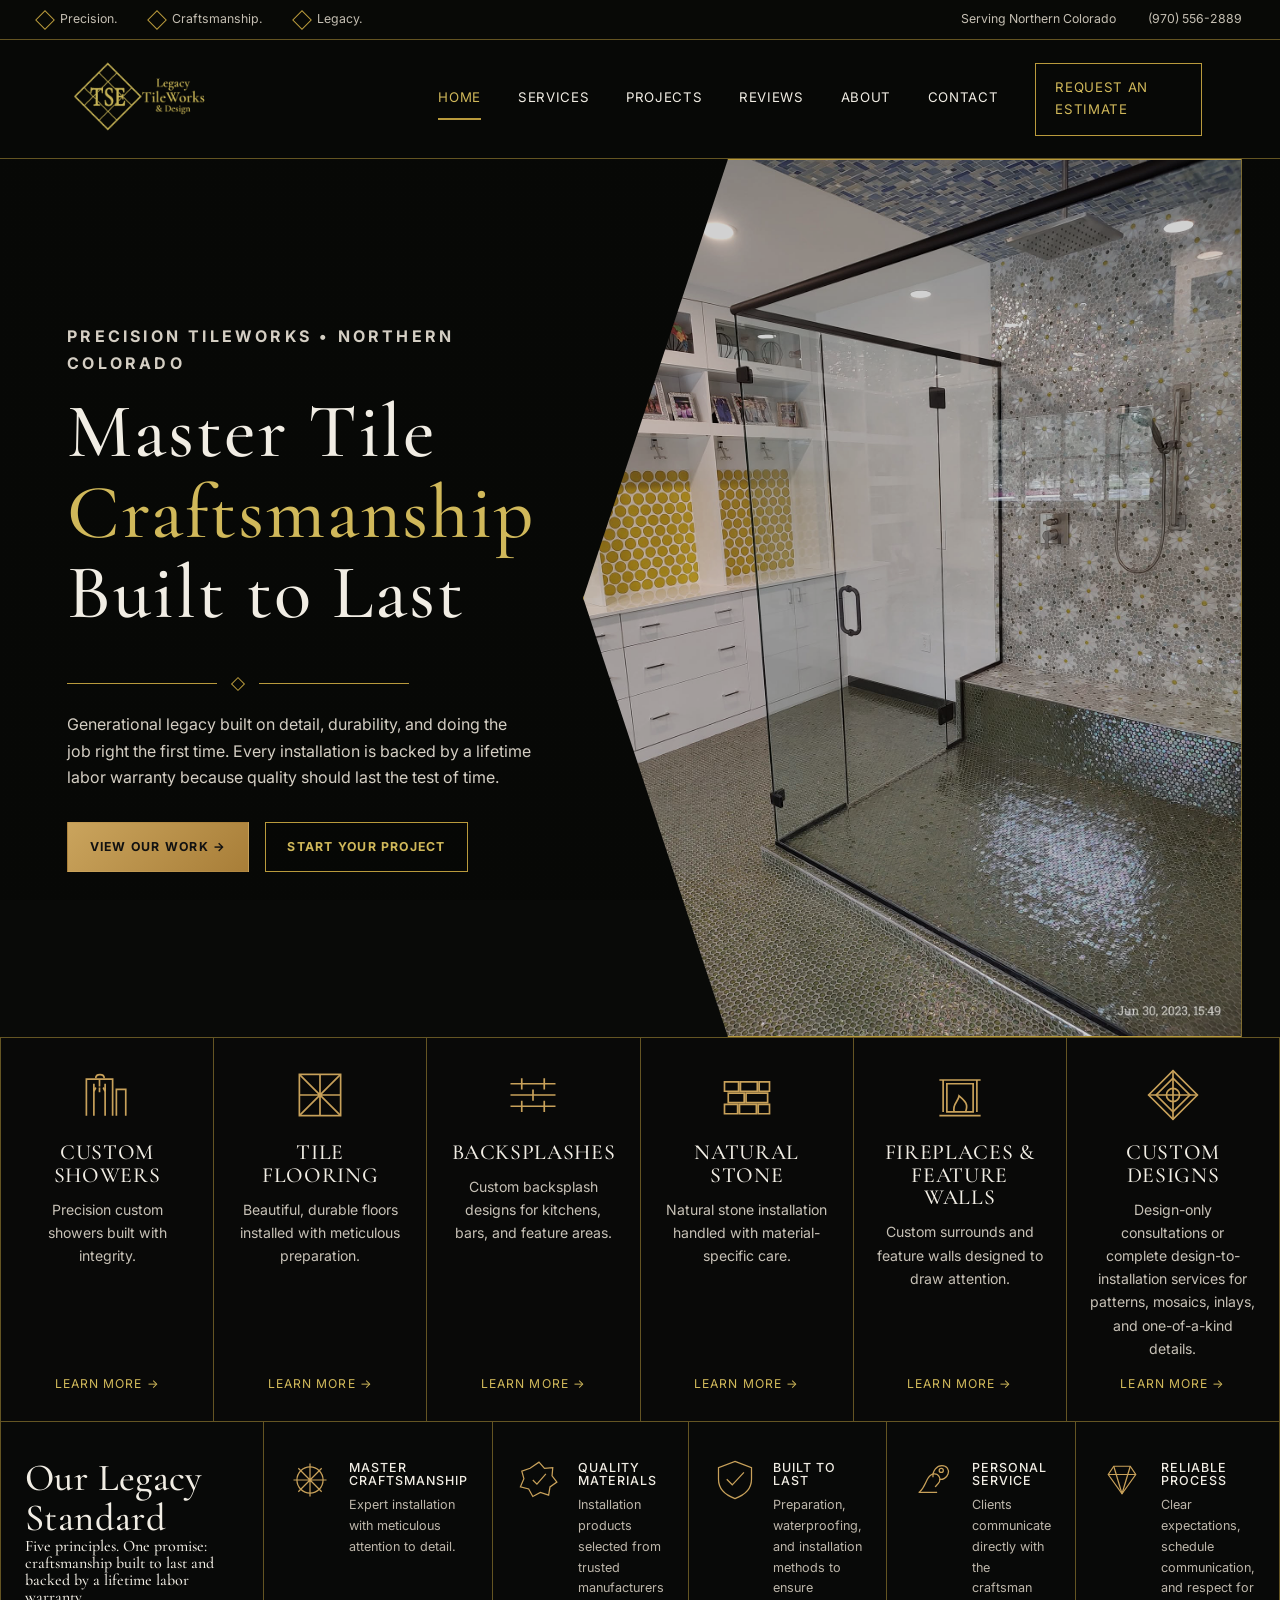
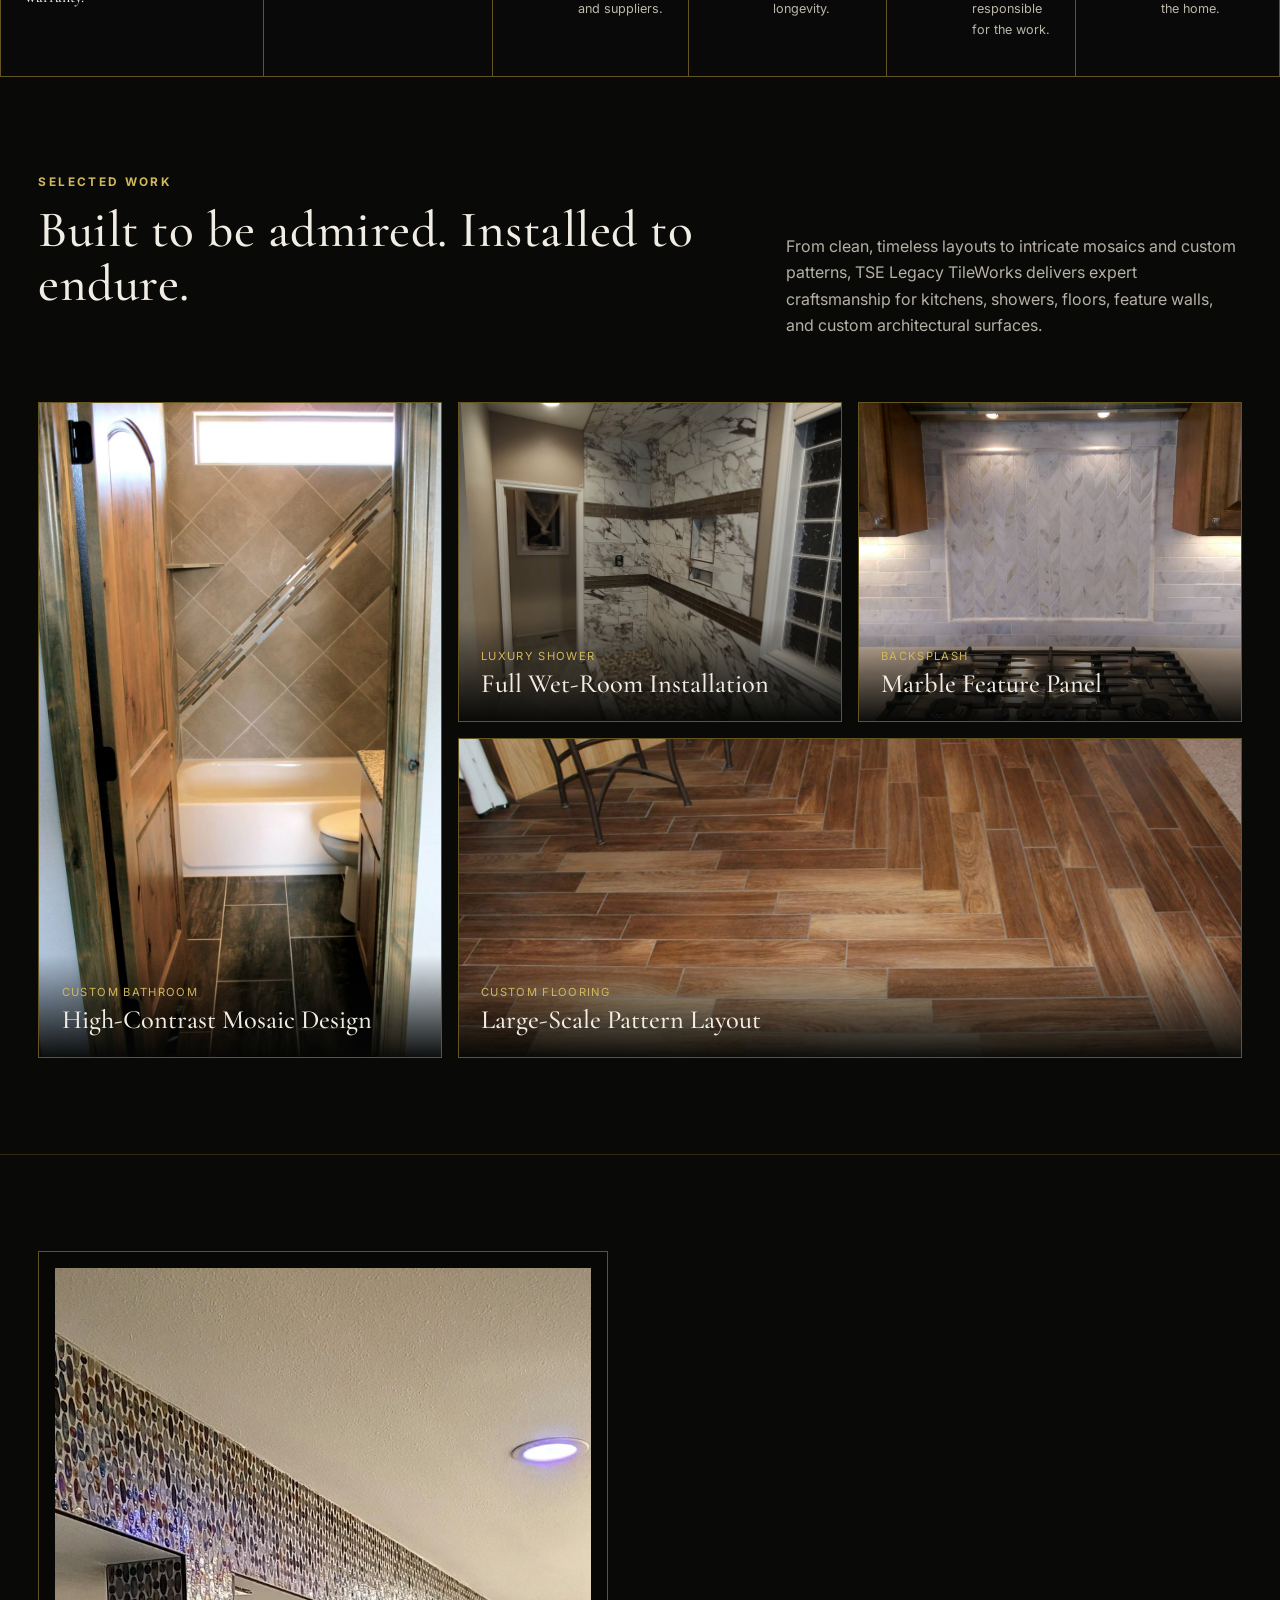
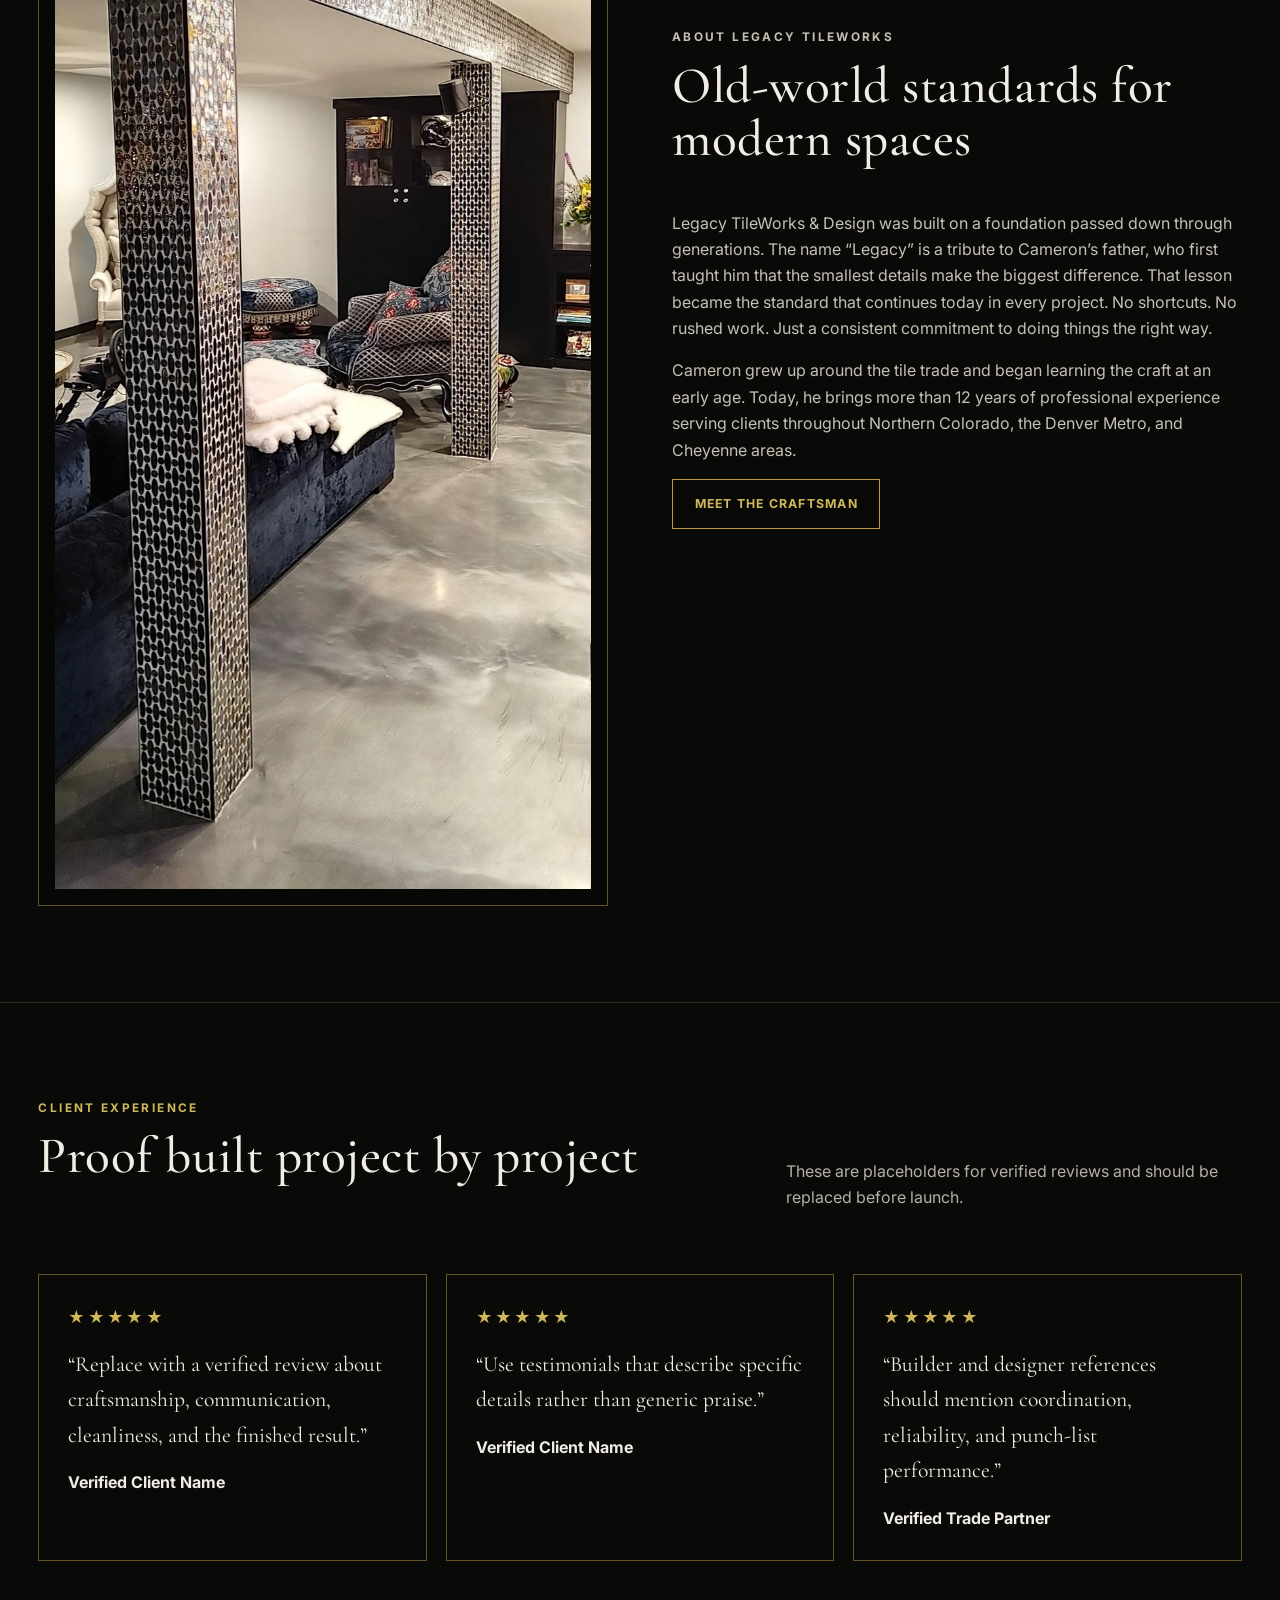
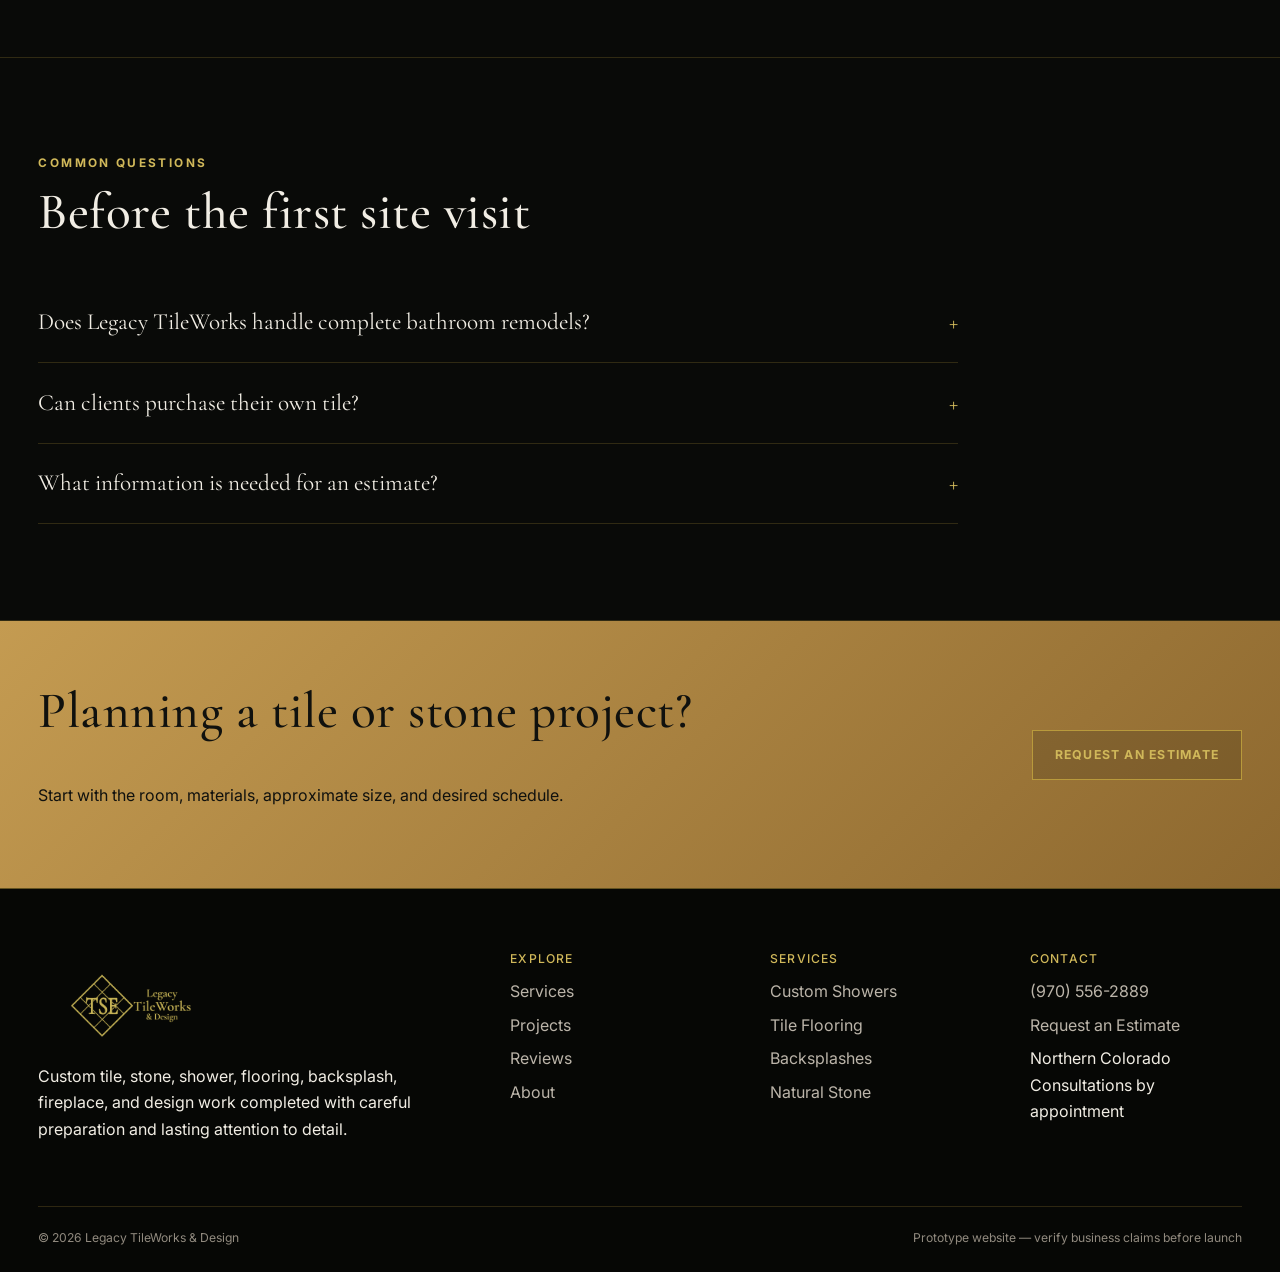
<file: index.html>
<!doctype html>
<html lang="en">
<head>
<meta charset="utf-8">
<meta name="viewport" content="width=device-width,initial-scale=1">
<title>Legacy TileWorks & Design | Master Tile Mason</title>
<meta name="description" content="Custom tile, shower, flooring, backsplash, stone, fireplace, and design work in Northern Colorado.">
<meta name="theme-color" content="#090a08">
<link rel="preconnect" href="https://fonts.googleapis.com">
<link rel="preconnect" href="https://fonts.gstatic.com" crossorigin>
<link href="https://fonts.googleapis.com/css2?family=Cormorant+Garamond:wght@400;500;600&family=Inter:wght@400;500;600;700&display=swap" rel="stylesheet">
<link rel="icon" href="favicon.ico" sizes="any">
<link rel="icon" type="image/png" href="favicon-512.png">
<link rel="apple-touch-icon" href="favicon-512.png">
<link rel="stylesheet" href="css/styles.css">
</head>
<body>

<a class="skip" href="#main">Skip to main content</a>
<div class="utility">
  <div class="container">
    <div class="utility-left">
      <span><i class="dot"></i> Precision.</span>
      <span><i class="dot"></i> Craftsmanship.</span>
      <span><i class="dot"></i> Legacy.</span>
    </div>
    <div class="utility-right">
      <span>Serving Northern Colorado</span>
      <a href="tel:+19705562889">(970) 556-2889</a>
    </div>
  </div>
</div>
<header class="site-header">
  <div class="container navbar">
    <a class="logo-wrap" href="index.html" aria-label="Legacy TileWorks and Design home">
      <img src="assets/images/logo-transparent.png" alt="Legacy TileWorks and Design">
    </a>
    <button class="menu-toggle" type="button" aria-expanded="false" aria-label="Toggle navigation">☰</button>
    <nav class="nav" aria-label="Primary navigation">
      <a href="index.html" aria-current="page">Home</a><a href="services.html">Services</a><a href="projects.html">Projects</a><a href="reviews.html">Reviews</a><a href="about.html">About</a><a href="contact.html">Contact</a>
      <a class="nav-cta" href="contact.html#estimate">Request an Estimate</a>
    </nav>
  </div>
</header>

<main id="main" tabindex="-1">

<section class="hero">
  <div class="container hero-grid">
    <div class="hero-copy">
      <p class="eyebrow">Precision TileWorks • Northern Colorado</p>
      <h1 class="hero-title">Master Tile <span class="gold-line">Craftsmanship</span> Built to Last</h1>
      <div class="hero-rule"><span></span></div>
      <p>Generational legacy built on detail, durability, and doing the job right the first time. Every installation is backed by a lifetime labor warranty because quality should last the test of time.</p>
      <div class="hero-actions">
        <a class="btn btn-gold" href="projects.html">View Our Work →</a>
        <a class="btn btn-outline" href="contact.html#estimate">Start your Project</a>
      </div>
    </div>
    <div class="hero-image">
      <img src="assets/images/hero-bathroom.jpg" alt="Luxury dark tile shower and bathroom">
    </div>
  </div>
</section>
<section class="services-strip"><article class="service-mini">
      <img src="assets/icons/shower.svg" alt="">
      <h3>Custom Showers</h3>
      <p>Precision custom showers built with integrity.</p>
      <a href="service-showers.html">Learn More →</a>
    </article><article class="service-mini">
      <img src="assets/icons/flooring.svg" alt="">
      <h3>Tile Flooring</h3>
      <p>Beautiful, durable floors installed with meticulous preparation.</p>
      <a href="service-flooring.html">Learn More →</a>
    </article><article class="service-mini">
      <img src="assets/icons/backsplash.svg" alt="">
      <h3>Backsplashes</h3>
      <p>Custom backsplash designs for kitchens, bars, and feature areas.</p>
      <a href="service-backsplashes.html">Learn More →</a>
    </article><article class="service-mini">
      <img src="assets/icons/stone.svg" alt="">
      <h3>Natural Stone</h3>
      <p>Natural stone installation handled with material-specific care.</p>
      <a href="service-stone.html">Learn More →</a>
    </article><article class="service-mini">
      <img src="assets/icons/fireplace.svg" alt="">
      <h3>Fireplaces & Feature Walls</h3>
      <p>Custom surrounds and feature walls designed to draw attention.</p>
      <a href="services.html#features">Learn More →</a>
    </article><article class="service-mini">
      <img src="assets/icons/design.svg" alt="">
      <h3>Custom Designs</h3>
      <p>Design-only consultations or complete design-to-installation services for patterns, mosaics, inlays, and one-of-a-kind details.</p>
      <a href="service-custom-design.html">Learn More →</a>
    </article></section>
<section class="why"><div class="why-grid">
<div class="why-title"><h2>Our Legacy Standard</h2>
  <h4>Five principles. One promise: craftsmanship built to last and backed by a lifetime labor warranty.</h4>

</div><article class="why-item"><img src="assets/icons/craft.svg" alt="">
  <div><h4>Master Craftsmanship</h4><p>Expert installation with meticulous attention to detail.</p></div>
</article><article class="why-item"><img src="assets/icons/quality.svg" alt="">
  <div><h4>Quality Materials</h4><p>Installation products selected from trusted manufacturers and suppliers.</p></div>
</article><article class="why-item"><img src="assets/icons/durable.svg" alt=""><div>
  <h4>Built to Last</h4><p>Preparation, waterproofing, and installation methods to ensure longevity.</p>
</div></article><article class="why-item"><img src="assets/icons/service.svg" alt="">
  <div><h4>Personal Service</h4><p>Clients communicate directly with the craftsman responsible for the work.</p></div>
</article><article class="why-item"><img src="assets/icons/reliable.svg" alt=""><div><h4>Reliable Process</h4>
  <p>Clear expectations, schedule communication, and respect for the home.</p></div></article></div></section>
<section class="section portfolio-feature">
  <div class="container">
    <div class="section-heading">
      <div><p class="eyebrow">Selected Work</p><h2>Built to be admired. Installed to endure.</h2></div>
      <p>From clean, timeless layouts to intricate mosaics and custom patterns, TSE Legacy TileWorks delivers expert craftsmanship for kitchens, showers, floors, feature walls, and custom architectural surfaces.</p>
    </div>
    <div class="portfolio-showcase">
      <a class="portfolio-tile portfolio-tall" href="projects.html">
        <img src="assets/images/portfolio/bathroom-1.jpg" alt="Black scallop tile bathroom with gold fixtures">
        <div class="overlay"><span>Custom Bathroom</span><h3>High-Contrast Mosaic Design</h3></div>
      </a>
      <a class="portfolio-tile" href="projects.html">
        <img src="assets/images/portfolio/shower-2.jpg" alt="Large custom grey tiled shower">
        <div class="overlay"><span>Luxury Shower</span><h3>Full Wet-Room Installation</h3></div>
      </a>
      <a class="portfolio-tile" href="projects.html">
        <img src="assets/images/portfolio/backsplash-7.jpg" alt="White marble backsplash with decorative inset">
        <div class="overlay"><span>Backsplash</span><h3>Marble Feature Panel</h3></div>
      </a>
      <a class="portfolio-tile portfolio-wide" href="projects.html">
        <img src="assets/images/portfolio/floor-1.jpg" alt="Custom patterned tile floor">
        <div class="overlay"><span>Custom Flooring</span><h3>Large-Scale Pattern Layout</h3></div>
      </a>
    </div>
  </div>
</section>
<section class="section">
  <div class="container about-grid">
    <div class="about-image"><img src="assets/images/portfolio/pillars-1.jpg" alt="Custom tiled architectural columns"></div>
    <div class="about-copy">
      <p class="eyebrow">About Legacy TileWorks</p>
      <h2>Old-world standards for modern spaces</h2>
      <p>Legacy TileWorks &amp; Design was built on a foundation passed down through generations. The name “Legacy” is a tribute to Cameron’s father, who first taught him that the smallest details make the biggest difference.
That lesson became the standard that continues today in every project. No shortcuts. No rushed work. Just a consistent commitment to doing things the right way.</p>
      <p>Cameron grew up around the tile trade and began learning the craft at an early age. Today, he brings more than 12 years of professional experience serving clients throughout Northern Colorado, the Denver Metro, and Cheyenne areas.</p>
      <a class="btn btn-outline" href="about.html">Meet the Craftsman</a>
    </div>
  </div>
</section>
<section class="section">
  <div class="container">
    <div class="section-heading"><div><p class="eyebrow">Client Experience</p><h2>Proof built project by project</h2></div><p>These are placeholders for verified reviews and should be replaced before launch.</p></div>
    <div class="testimonials">
      <article class="testimonial"><div class="stars">★★★★★</div><blockquote>“Replace with a verified review about craftsmanship, communication, cleanliness, and the finished result.”</blockquote><strong>Verified Client Name</strong></article>
      <article class="testimonial"><div class="stars">★★★★★</div><blockquote>“Use testimonials that describe specific details rather than generic praise.”</blockquote><strong>Verified Client Name</strong></article>
      <article class="testimonial"><div class="stars">★★★★★</div><blockquote>“Builder and designer references should mention coordination, reliability, and punch-list performance.”</blockquote><strong>Verified Trade Partner</strong></article>
    </div>
  </div>
</section>
<section class="section">
  <div class="container">
    <p class="eyebrow">Common Questions</p><h2>Before the first site visit</h2>
    <div class="faq">
      <div class="faq-item"><button class="faq-q" aria-expanded="false"><span>Does Legacy TileWorks handle complete bathroom remodels?</span><span>+</span></button><div class="faq-a">Legacy TileWorks specializes in tile services rather than full general-contracting remodels. Cameron handles the tile-related work, including demolition of tile areas, waterproofing, wall replacement or reconstruction where required for the tile system, shower niches, custom benches, curbs, dams, surface preparation, and complete tile installation. Plumbing, electrical, cabinetry, HVAC, and other non-tile trades are handled separately.</div></div>
      <div class="faq-item"><button class="faq-q" aria-expanded="false"><span>Can clients purchase their own tile?</span><span>+</span></button><div class="faq-a">Yes. Clients purchase their own tile because Legacy TileWorks does not stock tile. This gives each client control over style, material, and budget. Cameron can provide design guidance, layout recommendations, and advice on quantities, trim pieces, and suitability before materials are purchased.</div></div>
      <div class="faq-item"><button class="faq-q" aria-expanded="false"><span>What information is needed for an estimate?</span><span>+</span></button><div class="faq-a">Every estimate begins with an on-site consultation. Cameron visits the project, takes measurements, reviews the installation area, discusses the design and specifications, and identifies tile-system preparation or waterproofing requirements. He then prepares a written estimate and delivers it digitally within two business days.</div></div>
    </div>
  </div>
</section>
<section class="cta"><div class="container"><div><h2>Planning a tile or stone project?</h2><p>Start with the room, materials, approximate size, and desired schedule.</p></div><a class="btn btn-outline" href="contact.html#estimate">Request an Estimate</a></div></section>

</main>

<footer class="footer">
  <div class="container footer-grid">
    <div>
      <img class="footer-logo" src="assets/images/logo-transparent.png" alt="Legacy TileWorks and Design">
      <p>Custom tile, stone, shower, flooring, backsplash, fireplace, and design work completed with careful preparation and lasting attention to detail.</p>
    </div>
    <div>
      <h3>Explore</h3>
      <a href="services.html">Services</a>
      <a href="projects.html">Projects</a>
      <a href="reviews.html">Reviews</a>
      <a href="about.html">About</a>
    </div>
    <div>
      <h3>Services</h3>
      <a href="service-showers.html">Custom Showers</a>
      <a href="service-flooring.html">Tile Flooring</a>
      <a href="service-backsplashes.html">Backsplashes</a>
      <a href="service-stone.html">Natural Stone</a>
    </div>
    <div>
      <h3>Contact</h3>
      <a href="tel:+19705562889">(970) 556-2889</a>
      <a href="contact.html#estimate">Request an Estimate</a>
      <p>Northern Colorado<br>Consultations by appointment</p>
    </div>
  </div>
  <div class="container footer-bottom">
    <span>© <span id="year"></span> Legacy TileWorks &amp; Design</span>
    <span>Prototype website — verify business claims before launch</span>
  </div>
</footer>
<script src="js/main.js"></script>

</body>
</html>
</file>
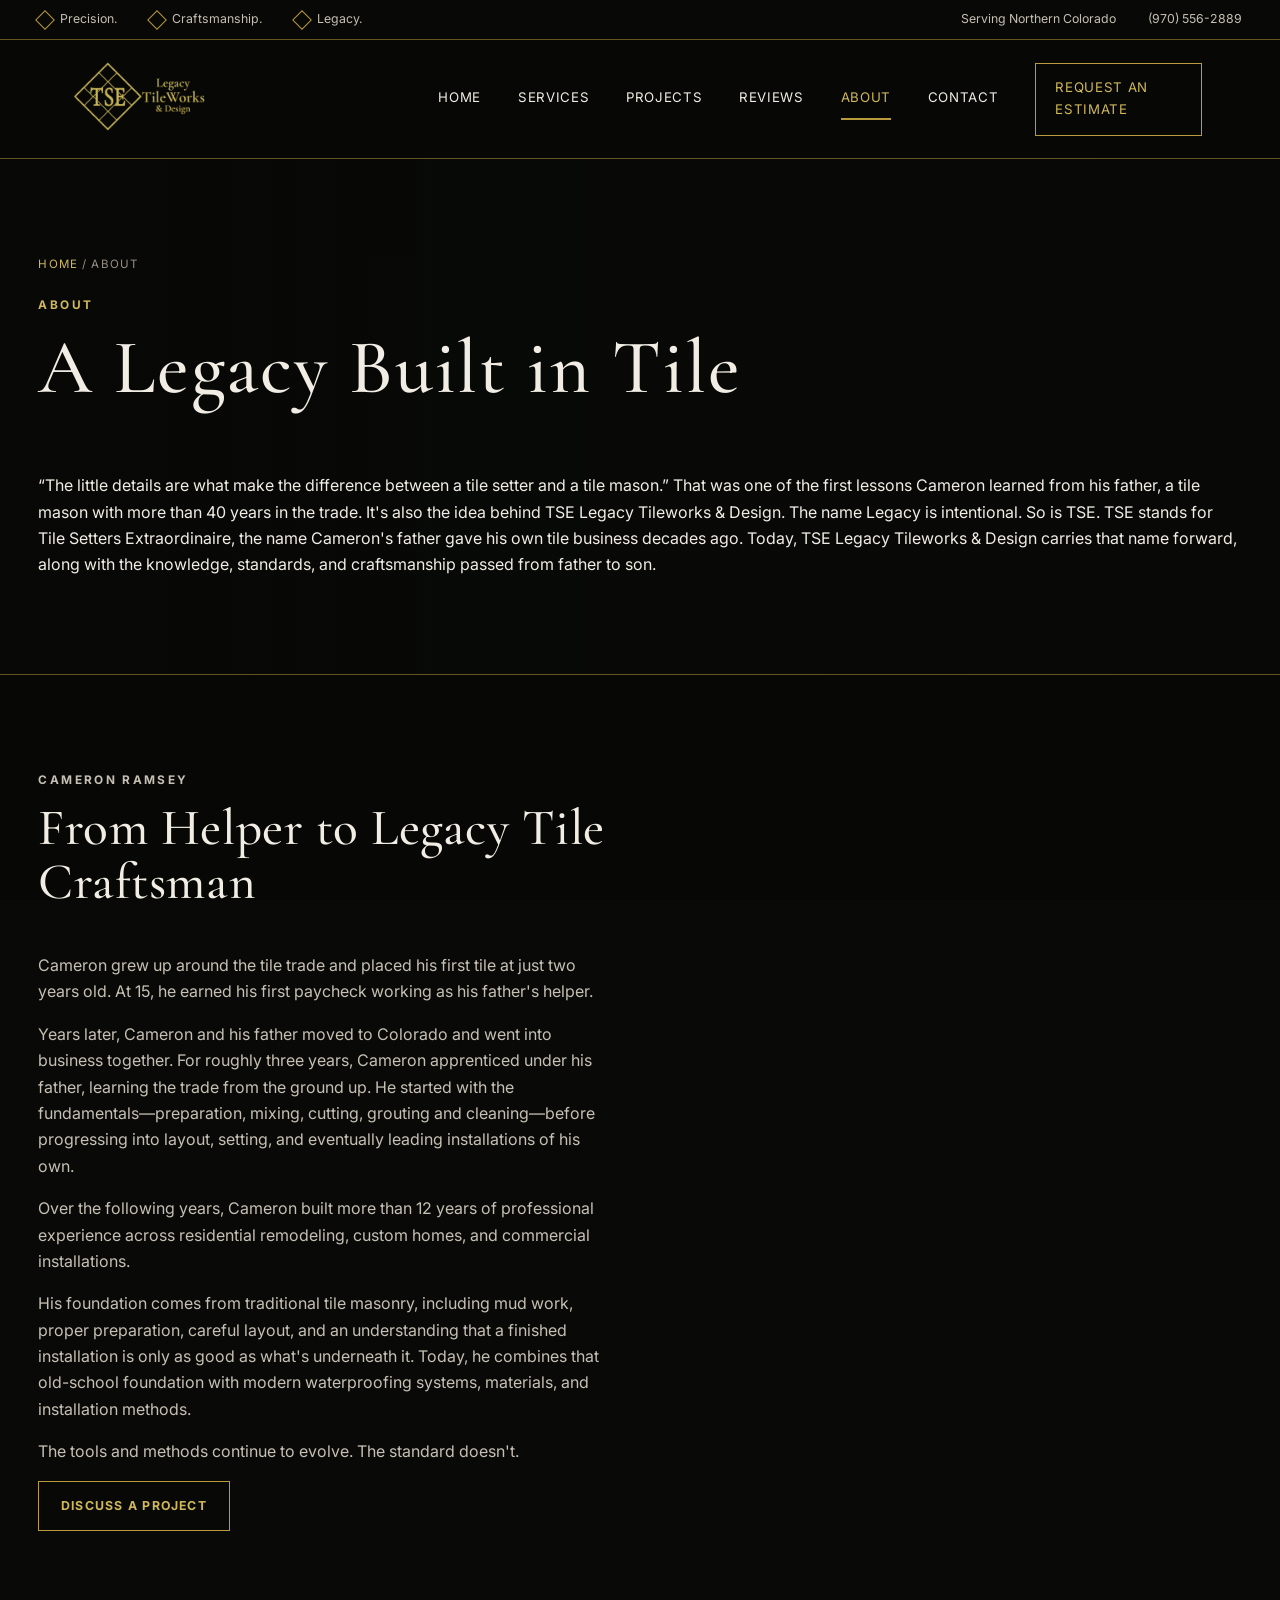
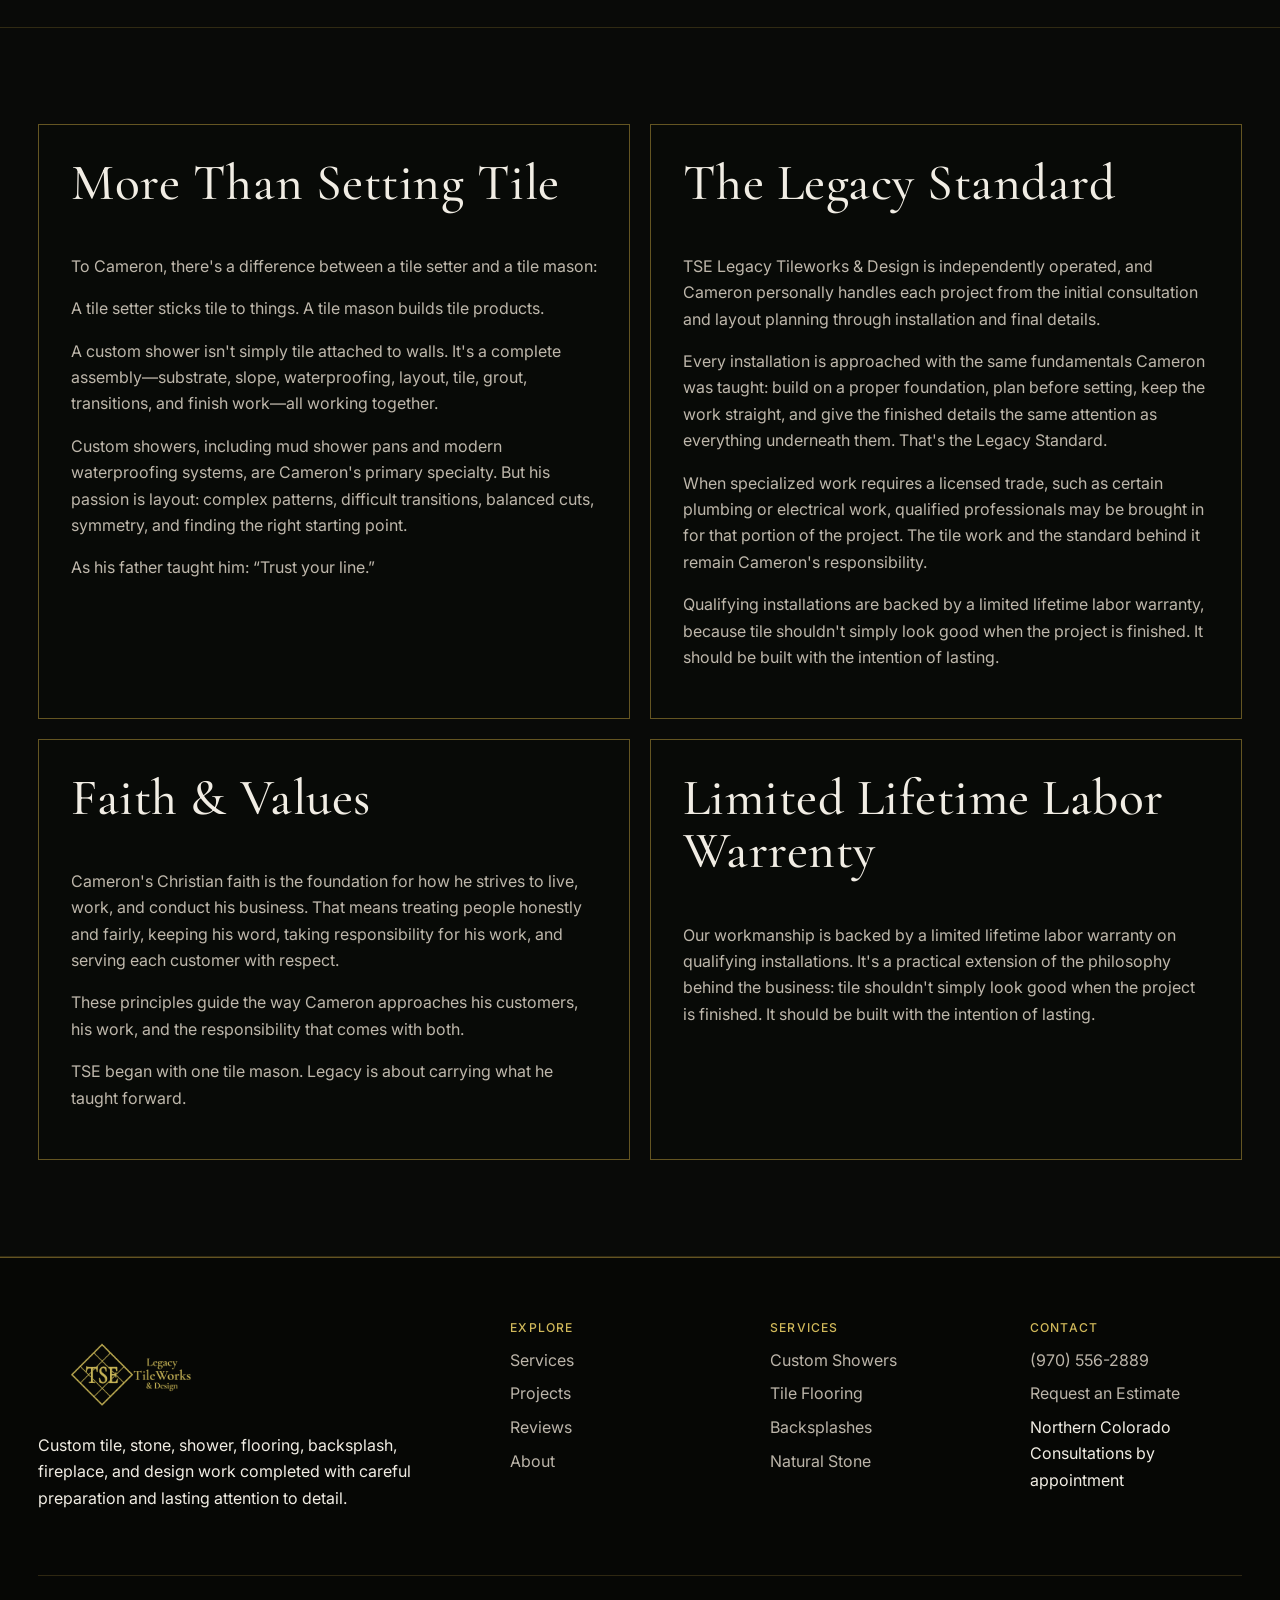
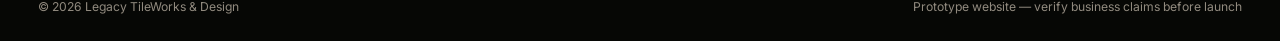
<file: about.html>
<!doctype html>
<html lang="en">
<head>
<meta charset="utf-8">
<meta name="viewport" content="width=device-width,initial-scale=1">
<title>About Cameron Ramsey | Legacy TileWorks</title>
<meta name="description" content="Learn about Cameron Ramsey and the craftsmanship behind Legacy TileWorks & Design.">
<meta name="theme-color" content="#090a08">
<link rel="preconnect" href="https://fonts.googleapis.com">
<link rel="preconnect" href="https://fonts.gstatic.com" crossorigin>
<link href="https://fonts.googleapis.com/css2?family=Cormorant+Garamond:wght@400;500;600&family=Inter:wght@400;500;600;700&display=swap" rel="stylesheet">
<link rel="icon" href="favicon.ico" sizes="any">
<link rel="icon" type="image/png" href="favicon-512.png">
<link rel="apple-touch-icon" href="favicon-512.png">
<link rel="stylesheet" href="css/styles.css">
</head>
<body>

<a class="skip" href="#main">Skip to main content</a>
<div class="utility">
  <div class="container">
    <div class="utility-left">
      <span><i class="dot"></i> Precision.</span>
      <span><i class="dot"></i> Craftsmanship.</span>
      <span><i class="dot"></i> Legacy.</span>
    </div>
    <div class="utility-right">
      <span>Serving Northern Colorado</span>
      <a href="tel:+19705562889">(970) 556-2889</a>
    </div>
  </div>
</div>
<header class="site-header">
  <div class="container navbar">
    <a class="logo-wrap" href="index.html" aria-label="Legacy TileWorks and Design home">
      <img src="assets/images/logo-transparent.png" alt="Legacy TileWorks and Design">
    </a>
    <button class="menu-toggle" type="button" aria-expanded="false" aria-label="Toggle navigation">☰</button>
    <nav class="nav" aria-label="Primary navigation">
      <a href="index.html">Home</a><a href="services.html">Services</a><a href="projects.html">Projects</a><a href="reviews.html">Reviews</a><a href="about.html" aria-current="page">About</a><a href="contact.html">Contact</a>
      <a class="nav-cta" href="contact.html#estimate">Request an Estimate</a>
    </nav>
  </div>
</header>

<main id="main" tabindex="-1">

<section class="page-hero"><div class="container"><div class="breadcrumb"><a href="index.html">Home</a> / About</div><p class="eyebrow">About</p><h1>A Legacy Built in Tile</h1><p>“The little details are what make the difference between a tile setter and a tile mason.”
That was one of the first lessons Cameron learned from his father, a tile mason with more than 40 years in the trade. It's also the idea behind TSE Legacy Tileworks & Design.
The name Legacy is intentional. So is TSE.
TSE stands for Tile Setters Extraordinaire, the name Cameron's father gave his own tile business decades ago. Today, TSE Legacy Tileworks & Design carries that name forward, along with the knowledge, standards, and craftsmanship passed from father to son.
</p></div></section>
<section class="section"><div class="container about-grid">
  <div class="about-copy">
    <p class="eyebrow">Cameron Ramsey</p>
    <h2>From Helper to Legacy Tile Craftsman</h2>
    <p>Cameron grew up around the tile trade and placed his first tile at just two years old. At 15, he earned his first paycheck working as his father's helper.
    </p>
    <p>Years later, Cameron and his father moved to Colorado and went into business together. For roughly three years, Cameron apprenticed under his father, learning the trade from the ground up. He started with the fundamentals—preparation, mixing, cutting, grouting and cleaning—before progressing into layout, setting, and eventually leading installations of his own.</p>
    <p>Over the following years, Cameron built more than 12 years of professional experience across residential remodeling, custom homes, and commercial installations.</p>
    <p>His foundation comes from traditional tile masonry, including mud work, proper preparation, careful layout, and an understanding that a finished installation is only as good as what's underneath it. Today, he combines that old-school foundation with modern waterproofing systems, materials, and installation methods.</p>
    <p>The tools and methods continue to evolve. The standard doesn't.</p>
    <a class="btn btn-outline" href="contact.html#estimate">Discuss a Project</a>
  </div>
</div></section>
<section class="section"><div class="container content-grid">
  <article class="content-card"><h2>More Than Setting Tile</h2>
  <p>To Cameron, there's a difference between a tile setter and a tile mason:</p>
  <p>A tile setter sticks tile to things. A tile mason builds tile products.</p>
  <p>A custom shower isn't simply tile attached to walls. It's a complete assembly—substrate, slope, waterproofing, layout, tile, grout, transitions, and finish work—all working together.</p>
  <p>Custom showers, including mud shower pans and modern waterproofing systems, are Cameron's primary specialty. But his passion is layout: complex patterns, difficult transitions, balanced cuts, symmetry, and finding the right starting point.</p>
  <p>As his father taught him: “Trust your line.”</p>  
  </article>
  <article class="content-card"><h2>The Legacy Standard</h2>
  <p>TSE Legacy Tileworks & Design is independently operated, and Cameron personally handles each project from the initial consultation and layout planning through installation and final details.</p>
  <p>Every installation is approached with the same fundamentals Cameron was taught: build on a proper foundation, plan before setting, keep the work straight, and give the finished details the same attention as everything underneath them. That's the Legacy Standard.</p> 
  <p>When specialized work requires a licensed trade, such as certain plumbing or electrical work, qualified professionals may be brought in for that portion of the project. The tile work and the standard behind it remain Cameron's responsibility.</p>
  <p>Qualifying installations are backed by a limited lifetime labor warranty, because tile shouldn't simply look good when the project is finished. It should be built with the intention of lasting.</p>  
  </article>
  <article class="content-card"><h2>Faith & Values</h2>
  <p>Cameron's Christian faith is the foundation for how he strives to live, work, and conduct his business. That means treating people honestly and fairly, keeping his word, taking responsibility for his work, and serving each customer with respect.</p>
  <p>These principles guide the way Cameron approaches his customers, his work, and the responsibility that comes with both.</p>
  <p>TSE began with one tile mason. Legacy is about carrying what he taught forward.</p>
  </article>
  <article class="content-card"><h2>Limited Lifetime Labor Warrenty</h2>
  <p>Our workmanship is backed by a limited lifetime labor warranty on qualifying installations. It's a practical extension of the philosophy behind the business: tile shouldn't simply look good when the project is finished. It should be built with the intention of lasting.</p>
</article>
</div></section>

</main>

<footer class="footer">
  <div class="container footer-grid">
    <div>
      <img class="footer-logo" src="assets/images/logo-transparent.png" alt="Legacy TileWorks and Design">
      <p>Custom tile, stone, shower, flooring, backsplash, fireplace, and design work completed with careful preparation and lasting attention to detail.</p>
    </div>
    <div>
      <h3>Explore</h3>
      <a href="services.html">Services</a>
      <a href="projects.html">Projects</a>
      <a href="reviews.html">Reviews</a>
      <a href="about.html">About</a>
    </div>
    <div>
      <h3>Services</h3>
      <a href="service-showers.html">Custom Showers</a>
      <a href="service-flooring.html">Tile Flooring</a>
      <a href="service-backsplashes.html">Backsplashes</a>
      <a href="service-stone.html">Natural Stone</a>
    </div>
    <div>
      <h3>Contact</h3>
      <a href="tel:+19705562889">(970) 556-2889</a>
      <a href="contact.html#estimate">Request an Estimate</a>
      <p>Northern Colorado<br>Consultations by appointment</p>
    </div>
  </div>
  <div class="container footer-bottom">
    <span>© <span id="year"></span> Legacy TileWorks &amp; Design</span>
    <span>Prototype website — verify business claims before launch</span>
  </div>
</footer>
<script src="js/main.js"></script>

</body>
</html>
</file>
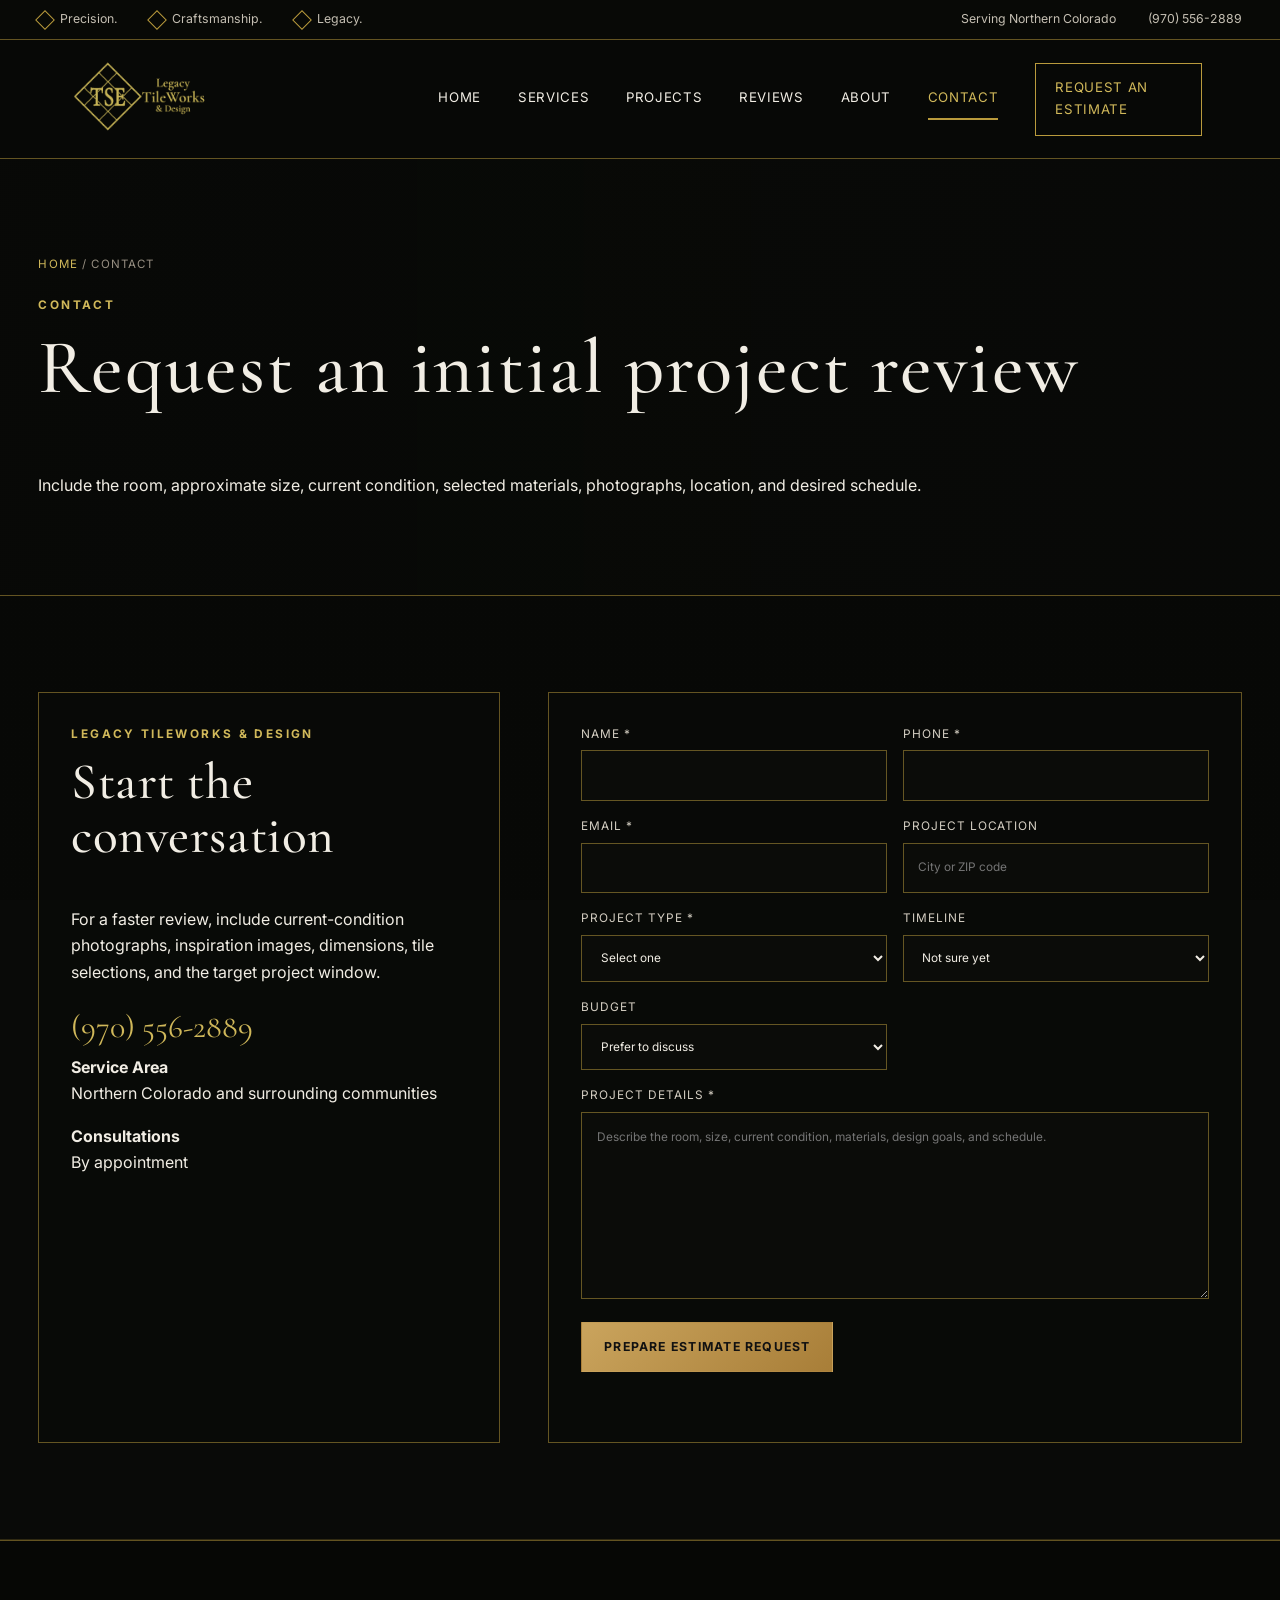
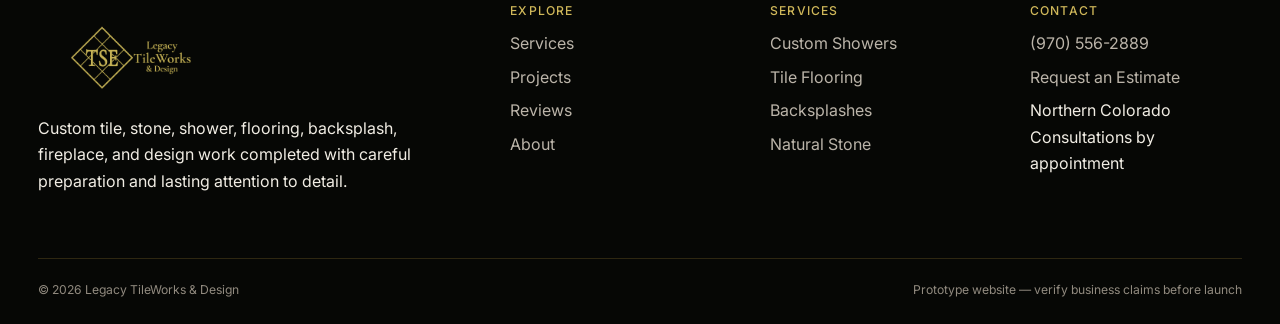
<file: contact.html>
<!doctype html>
<html lang="en">
<head>
<meta charset="utf-8">
<meta name="viewport" content="width=device-width,initial-scale=1">
<title>Request a Tile Estimate | Legacy TileWorks</title>
<meta name="description" content="Contact Legacy TileWorks & Design to discuss a tile or stone project.">
<meta name="theme-color" content="#090a08">
<link rel="preconnect" href="https://fonts.googleapis.com">
<link rel="preconnect" href="https://fonts.gstatic.com" crossorigin>
<link href="https://fonts.googleapis.com/css2?family=Cormorant+Garamond:wght@400;500;600&family=Inter:wght@400;500;600;700&display=swap" rel="stylesheet">
<link rel="icon" href="favicon.ico" sizes="any">
<link rel="icon" type="image/png" href="favicon-512.png">
<link rel="apple-touch-icon" href="favicon-512.png">
<link rel="stylesheet" href="css/styles.css">
</head>
<body>

<a class="skip" href="#main">Skip to main content</a>
<div class="utility">
  <div class="container">
    <div class="utility-left">
      <span><i class="dot"></i> Precision.</span>
      <span><i class="dot"></i> Craftsmanship.</span>
      <span><i class="dot"></i> Legacy.</span>
    </div>
    <div class="utility-right">
      <span>Serving Northern Colorado</span>
      <a href="tel:+19705562889">(970) 556-2889</a>
    </div>
  </div>
</div>
<header class="site-header">
  <div class="container navbar">
    <a class="logo-wrap" href="index.html" aria-label="Legacy TileWorks and Design home">
      <img src="assets/images/logo-transparent.png" alt="Legacy TileWorks and Design">
    </a>
    <button class="menu-toggle" type="button" aria-expanded="false" aria-label="Toggle navigation">☰</button>
    <nav class="nav" aria-label="Primary navigation">
      <a href="index.html">Home</a><a href="services.html">Services</a><a href="projects.html">Projects</a><a href="reviews.html">Reviews</a><a href="about.html">About</a><a href="contact.html" aria-current="page">Contact</a>
      <a class="nav-cta" href="contact.html#estimate">Request an Estimate</a>
    </nav>
  </div>
</header>

<main id="main" tabindex="-1">

<section class="page-hero"><div class="container"><div class="breadcrumb"><a href="index.html">Home</a> / Contact</div><p class="eyebrow">Contact</p><h1>Request an initial project review</h1><p>Include the room, approximate size, current condition, selected materials, photographs, location, and desired schedule.</p></div></section>
<section class="section" id="estimate"><div class="container contact-grid">
  <div class="contact-card">
    <p class="eyebrow">Legacy TileWorks &amp; Design</p>
    <h2>Start the conversation</h2>
    <p>For a faster review, include current-condition photographs, inspiration images, dimensions, tile selections, and the target project window.</p>
    <a class="phone" href="tel:+19705562889">(970) 556-2889</a>
    <p><strong>Service Area</strong><br>Northern Colorado and surrounding communities</p>
    <p><strong>Consultations</strong><br>By appointment</p>
  </div>
  <form class="contact-card" id="estimate-form" novalidate>
    <div class="form-grid">
      <label>Name *<input name="name" autocomplete="name" required></label>
      <label>Phone *<input name="phone" type="tel" autocomplete="tel" required></label>
      <label>Email *<input name="email" type="email" autocomplete="email" required></label>
      <label>Project Location<input name="location" placeholder="City or ZIP code"></label>
      <label>Project Type *
        <select name="projectType" required>
          <option value="">Select one</option>
          <option>Custom shower</option><option>Bathroom tile</option><option>Kitchen backsplash</option>
          <option>Tile flooring</option><option>Natural stone</option><option>Fireplace / feature wall</option>
          <option>Custom design</option><option>Repair / restoration</option><option>Other</option>
        </select>
      </label>
      <label>Timeline<select name="timeline"><option>Not sure yet</option><option>As soon as available</option><option>1–3 months</option><option>3–6 months</option><option>6+ months</option></select></label>
      <label>Budget<select name="budget"><option>Prefer to discuss</option><option>Under $5,000</option><option>$5,000–$10,000</option><option>$10,000–$20,000</option><option>$20,000–$40,000</option><option>$40,000+</option></select></label>
      <label class="full">Project Details *<textarea name="details" rows="8" required placeholder="Describe the room, size, current condition, materials, design goals, and schedule."></textarea></label>
      <div class="full"><button class="btn btn-gold" type="submit">Prepare Estimate Request</button><p class="form-status" id="form-status" role="status"></p></div>
    </div>
  </form>
</div></section>

</main>

<footer class="footer">
  <div class="container footer-grid">
    <div>
      <img class="footer-logo" src="assets/images/logo-transparent.png" alt="Legacy TileWorks and Design">
      <p>Custom tile, stone, shower, flooring, backsplash, fireplace, and design work completed with careful preparation and lasting attention to detail.</p>
    </div>
    <div>
      <h3>Explore</h3>
      <a href="services.html">Services</a>
      <a href="projects.html">Projects</a>
      <a href="reviews.html">Reviews</a>
      <a href="about.html">About</a>
    </div>
    <div>
      <h3>Services</h3>
      <a href="service-showers.html">Custom Showers</a>
      <a href="service-flooring.html">Tile Flooring</a>
      <a href="service-backsplashes.html">Backsplashes</a>
      <a href="service-stone.html">Natural Stone</a>
    </div>
    <div>
      <h3>Contact</h3>
      <a href="tel:+19705562889">(970) 556-2889</a>
      <a href="contact.html#estimate">Request an Estimate</a>
      <p>Northern Colorado<br>Consultations by appointment</p>
    </div>
  </div>
  <div class="container footer-bottom">
    <span>© <span id="year"></span> Legacy TileWorks &amp; Design</span>
    <span>Prototype website — verify business claims before launch</span>
  </div>
</footer>
<script src="js/main.js"></script>

</body>
</html>
</file>
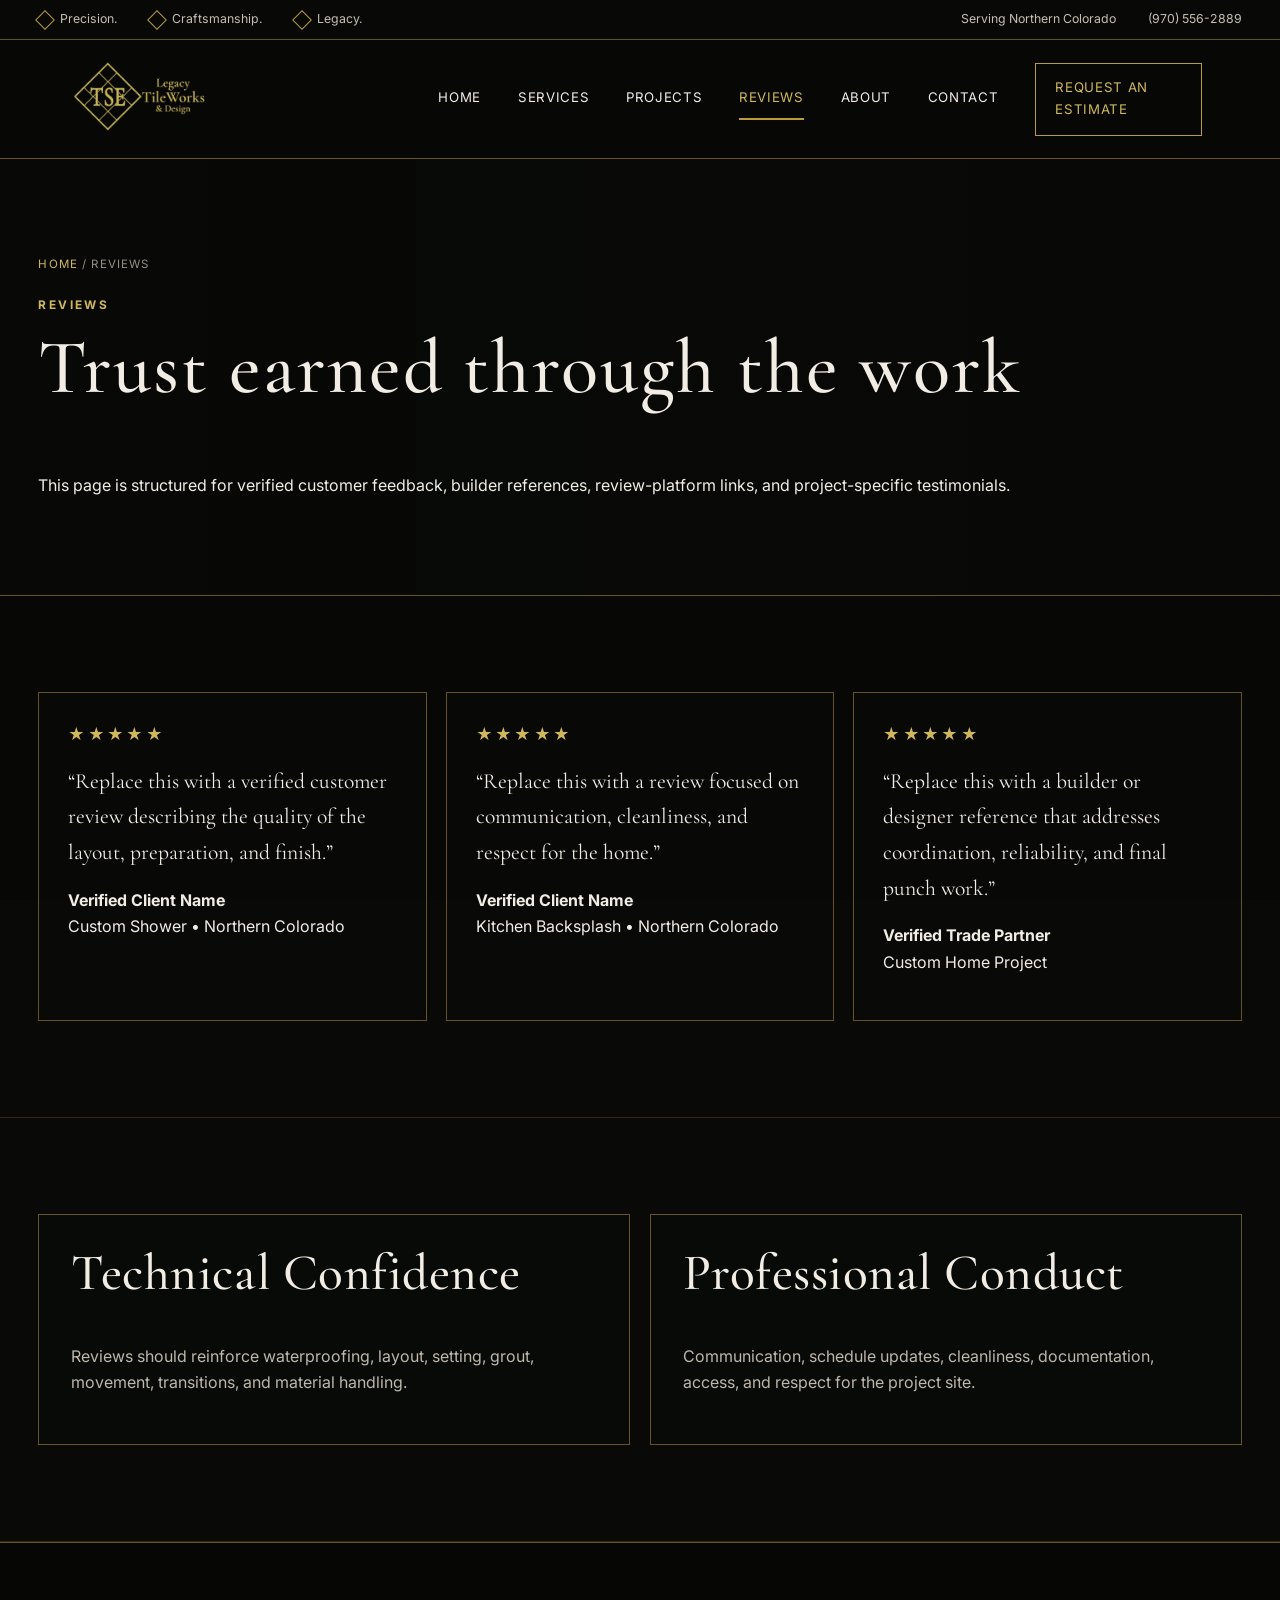
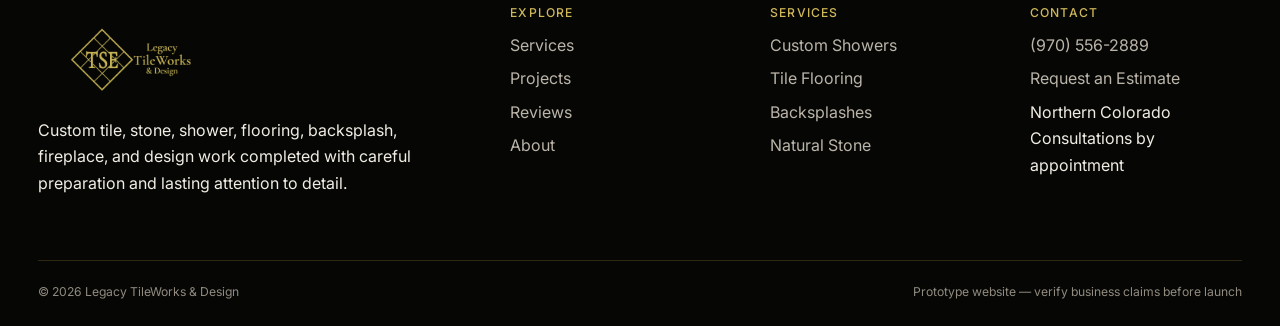
<file: reviews.html>
<!doctype html>
<html lang="en">
<head>
<meta charset="utf-8">
<meta name="viewport" content="width=device-width,initial-scale=1">
<title>Client Reviews | Legacy TileWorks</title>
<meta name="description" content="Client testimonials and project feedback for Legacy TileWorks & Design.">
<meta name="theme-color" content="#090a08">
<link rel="preconnect" href="https://fonts.googleapis.com">
<link rel="preconnect" href="https://fonts.gstatic.com" crossorigin>
<link href="https://fonts.googleapis.com/css2?family=Cormorant+Garamond:wght@400;500;600&family=Inter:wght@400;500;600;700&display=swap" rel="stylesheet">
<link rel="icon" href="favicon.ico" sizes="any">
<link rel="icon" type="image/png" href="favicon-512.png">
<link rel="apple-touch-icon" href="favicon-512.png">
<link rel="stylesheet" href="css/styles.css">
</head>
<body>

<a class="skip" href="#main">Skip to main content</a>
<div class="utility">
  <div class="container">
    <div class="utility-left">
      <span><i class="dot"></i> Precision.</span>
      <span><i class="dot"></i> Craftsmanship.</span>
      <span><i class="dot"></i> Legacy.</span>
    </div>
    <div class="utility-right">
      <span>Serving Northern Colorado</span>
      <a href="tel:+19705562889">(970) 556-2889</a>
    </div>
  </div>
</div>
<header class="site-header">
  <div class="container navbar">
    <a class="logo-wrap" href="index.html" aria-label="Legacy TileWorks and Design home">
      <img src="assets/images/logo-transparent.png" alt="Legacy TileWorks and Design">
    </a>
    <button class="menu-toggle" type="button" aria-expanded="false" aria-label="Toggle navigation">☰</button>
    <nav class="nav" aria-label="Primary navigation">
      <a href="index.html">Home</a><a href="services.html">Services</a><a href="projects.html">Projects</a><a href="reviews.html" aria-current="page">Reviews</a><a href="about.html">About</a><a href="contact.html">Contact</a>
      <a class="nav-cta" href="contact.html#estimate">Request an Estimate</a>
    </nav>
  </div>
</header>

<main id="main" tabindex="-1">

<section class="page-hero"><div class="container"><div class="breadcrumb"><a href="index.html">Home</a> / Reviews</div><p class="eyebrow">Reviews</p><h1>Trust earned through the work</h1><p>This page is structured for verified customer feedback, builder references, review-platform links, and project-specific testimonials.</p></div></section>
<section class="section"><div class="container testimonials">
  <article class="testimonial"><div class="stars">★★★★★</div><blockquote>“Replace this with a verified customer review describing the quality of the layout, preparation, and finish.”</blockquote><strong>Verified Client Name</strong><p>Custom Shower • Northern Colorado</p></article>
  <article class="testimonial"><div class="stars">★★★★★</div><blockquote>“Replace this with a review focused on communication, cleanliness, and respect for the home.”</blockquote><strong>Verified Client Name</strong><p>Kitchen Backsplash • Northern Colorado</p></article>
  <article class="testimonial"><div class="stars">★★★★★</div><blockquote>“Replace this with a builder or designer reference that addresses coordination, reliability, and final punch work.”</blockquote><strong>Verified Trade Partner</strong><p>Custom Home Project</p></article>
</div></section>
<section class="section"><div class="container content-grid">
  <article class="content-card"><h2>Technical Confidence</h2><p>Reviews should reinforce waterproofing, layout, setting, grout, movement, transitions, and material handling.</p></article>
  <article class="content-card"><h2>Professional Conduct</h2><p>Communication, schedule updates, cleanliness, documentation, access, and respect for the project site.</p></article>
</div></section>

</main>

<footer class="footer">
  <div class="container footer-grid">
    <div>
      <img class="footer-logo" src="assets/images/logo-transparent.png" alt="Legacy TileWorks and Design">
      <p>Custom tile, stone, shower, flooring, backsplash, fireplace, and design work completed with careful preparation and lasting attention to detail.</p>
    </div>
    <div>
      <h3>Explore</h3>
      <a href="services.html">Services</a>
      <a href="projects.html">Projects</a>
      <a href="reviews.html">Reviews</a>
      <a href="about.html">About</a>
    </div>
    <div>
      <h3>Services</h3>
      <a href="service-showers.html">Custom Showers</a>
      <a href="service-flooring.html">Tile Flooring</a>
      <a href="service-backsplashes.html">Backsplashes</a>
      <a href="service-stone.html">Natural Stone</a>
    </div>
    <div>
      <h3>Contact</h3>
      <a href="tel:+19705562889">(970) 556-2889</a>
      <a href="contact.html#estimate">Request an Estimate</a>
      <p>Northern Colorado<br>Consultations by appointment</p>
    </div>
  </div>
  <div class="container footer-bottom">
    <span>© <span id="year"></span> Legacy TileWorks &amp; Design</span>
    <span>Prototype website — verify business claims before launch</span>
  </div>
</footer>
<script src="js/main.js"></script>

</body>
</html>
</file>
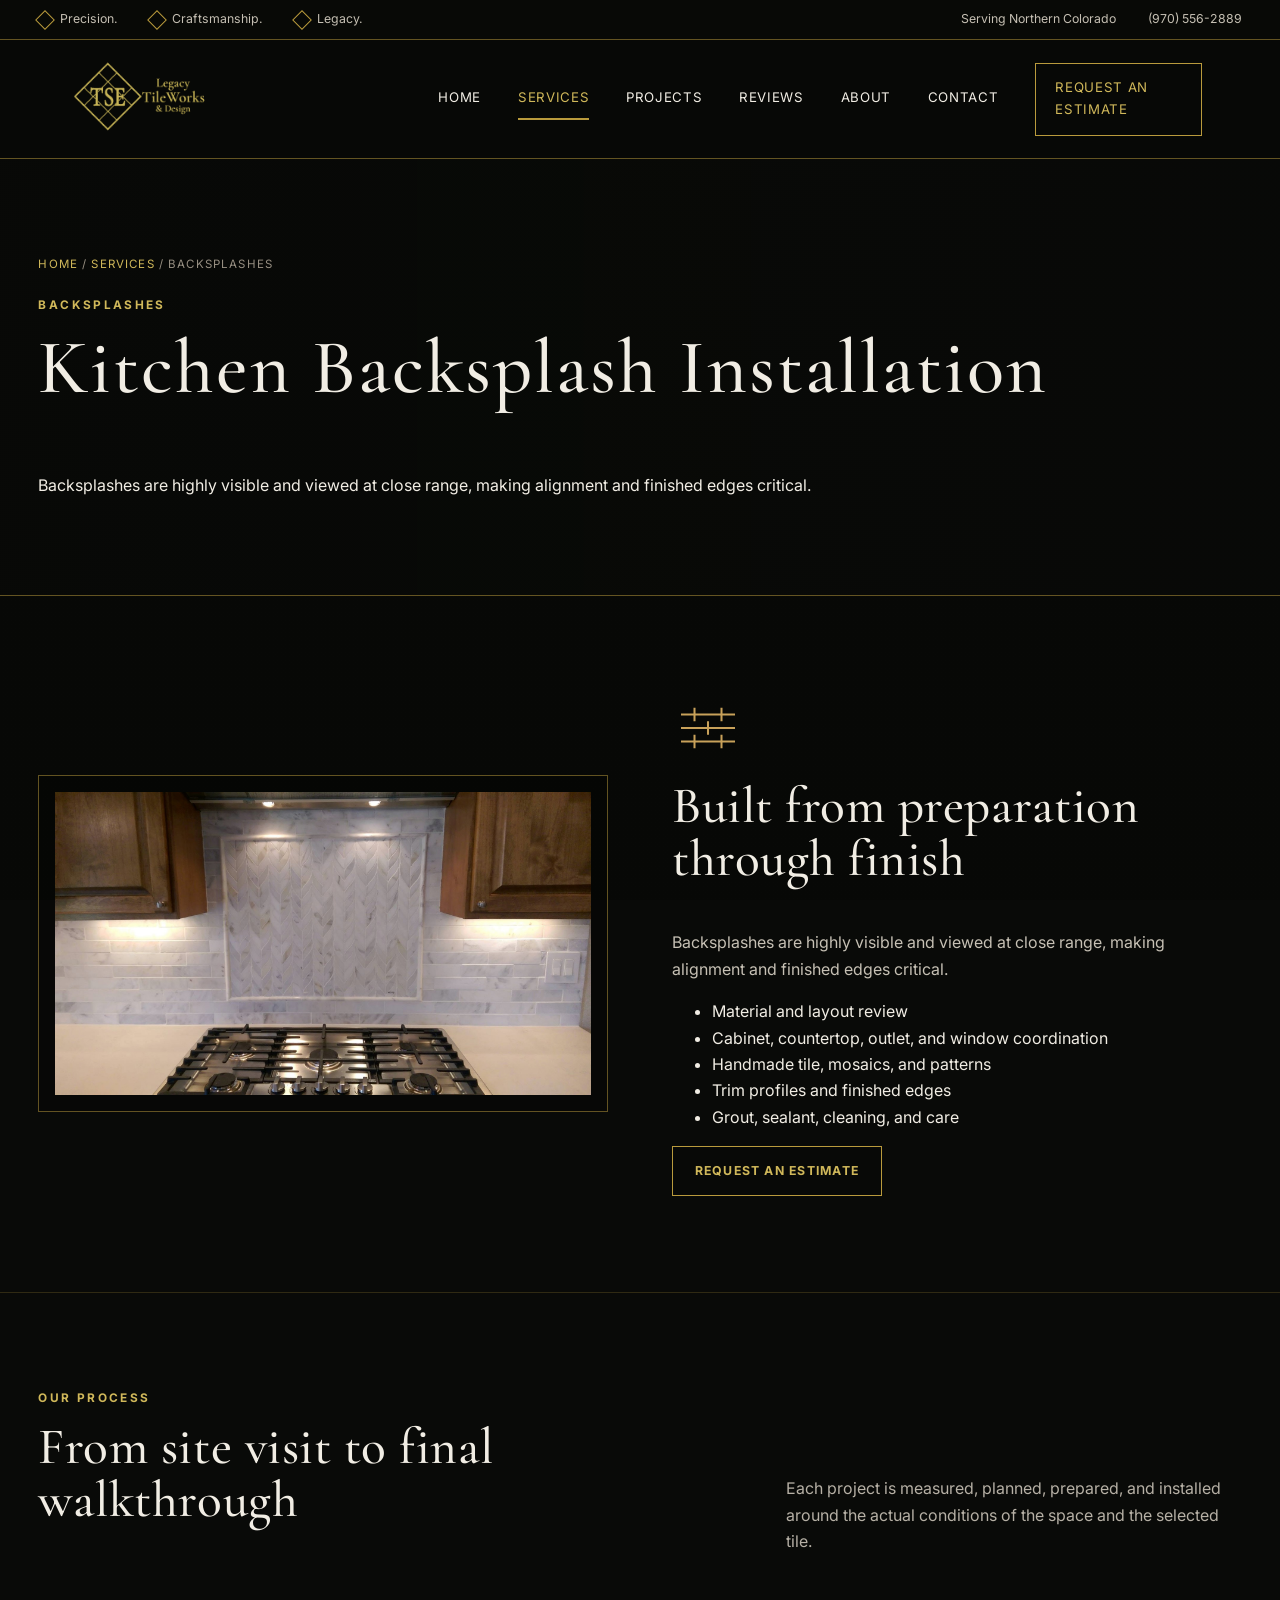
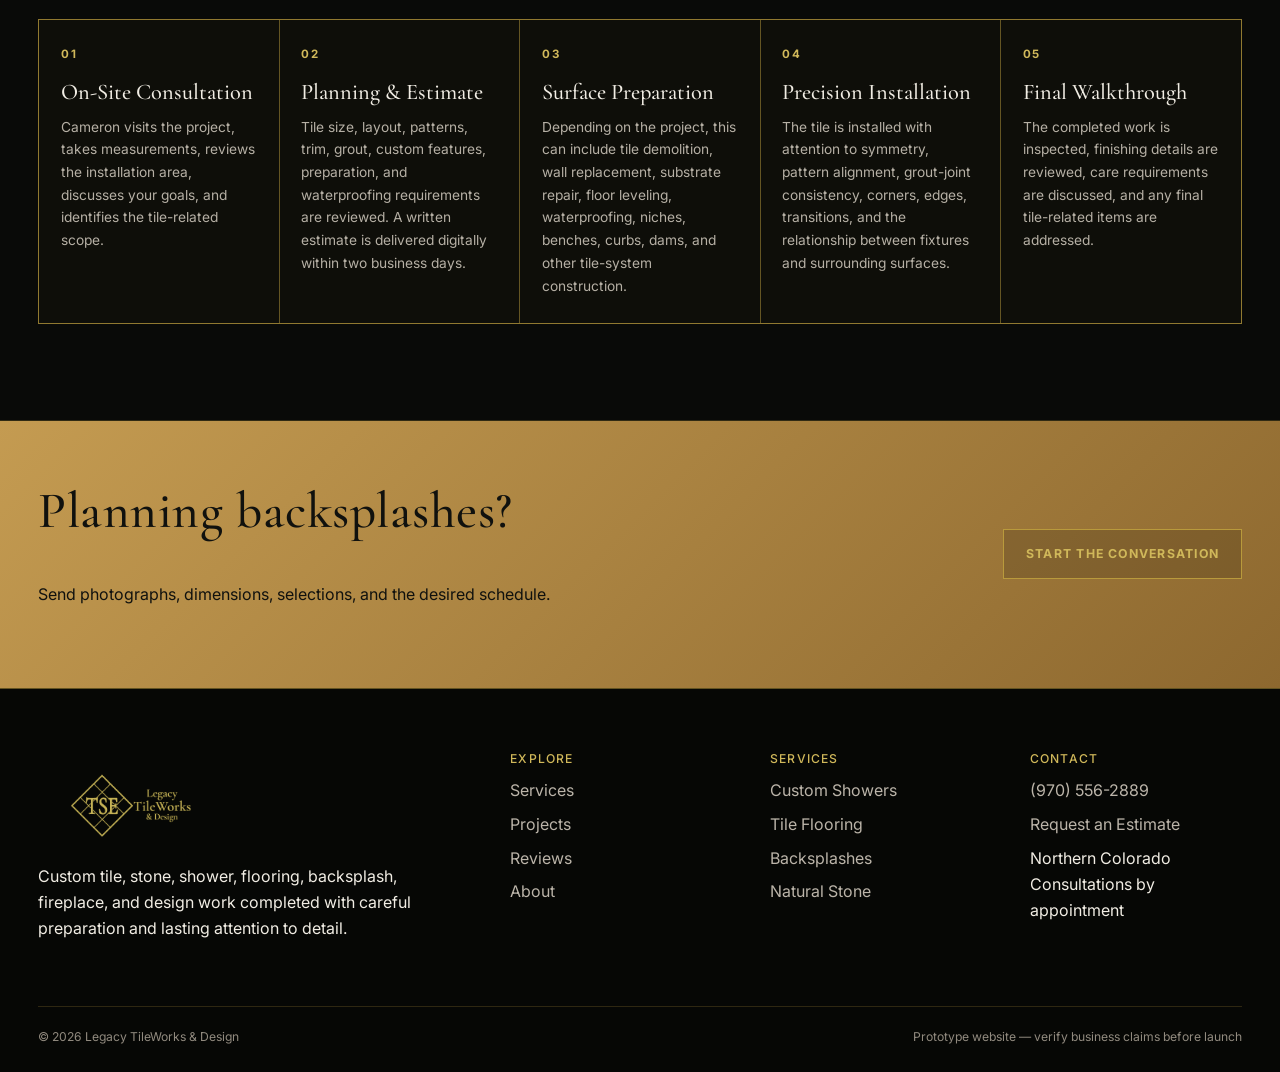
<file: service-backsplashes.html>
<!doctype html>
<html lang="en">
<head>
<meta charset="utf-8">
<meta name="viewport" content="width=device-width,initial-scale=1">
<title>Kitchen Backsplash Installation | Legacy TileWorks</title>
<meta name="description" content="Professional backsplashes services by Legacy TileWorks & Design.">
<meta name="theme-color" content="#090a08">
<link rel="preconnect" href="https://fonts.googleapis.com">
<link rel="preconnect" href="https://fonts.gstatic.com" crossorigin>
<link href="https://fonts.googleapis.com/css2?family=Cormorant+Garamond:wght@400;500;600&family=Inter:wght@400;500;600;700&display=swap" rel="stylesheet">
<link rel="icon" href="favicon.ico" sizes="any">
<link rel="icon" type="image/png" href="favicon-512.png">
<link rel="apple-touch-icon" href="favicon-512.png">
<link rel="stylesheet" href="css/styles.css">
</head>
<body>

<a class="skip" href="#main">Skip to main content</a>
<div class="utility">
  <div class="container">
    <div class="utility-left">
      <span><i class="dot"></i> Precision.</span>
      <span><i class="dot"></i> Craftsmanship.</span>
      <span><i class="dot"></i> Legacy.</span>
    </div>
    <div class="utility-right">
      <span>Serving Northern Colorado</span>
      <a href="tel:+19705562889">(970) 556-2889</a>
    </div>
  </div>
</div>
<header class="site-header">
  <div class="container navbar">
    <a class="logo-wrap" href="index.html" aria-label="Legacy TileWorks and Design home">
      <img src="assets/images/logo-transparent.png" alt="Legacy TileWorks and Design">
    </a>
    <button class="menu-toggle" type="button" aria-expanded="false" aria-label="Toggle navigation">☰</button>
    <nav class="nav" aria-label="Primary navigation">
      <a href="index.html">Home</a><a href="services.html" aria-current="page">Services</a><a href="projects.html">Projects</a><a href="reviews.html">Reviews</a><a href="about.html">About</a><a href="contact.html">Contact</a>
      <a class="nav-cta" href="contact.html#estimate">Request an Estimate</a>
    </nav>
  </div>
</header>

<main id="main" tabindex="-1">

<section class="page-hero"><div class="container"><div class="breadcrumb"><a href="index.html">Home</a> / <a href="services.html">Services</a> / Backsplashes</div><p class="eyebrow">Backsplashes</p><h1>Kitchen Backsplash Installation</h1><p>Backsplashes are highly visible and viewed at close range, making alignment and finished edges critical.</p></div></section>
<section class="section"><div class="container about-grid">
  <div class="about-image"><img src="assets/images/portfolio/backsplash-7.jpg" alt="Custom marble backsplash"></div>
  <div class="about-copy">
    <img src="assets/icons/backsplash.svg" alt="" style="width:72px;margin-bottom:1rem">
    <h2>Built from preparation through finish</h2>
    <p>Backsplashes are highly visible and viewed at close range, making alignment and finished edges critical.</p>
    <ul><li>Material and layout review</li><li>Cabinet, countertop, outlet, and window coordination</li><li>Handmade tile, mosaics, and patterns</li><li>Trim profiles and finished edges</li><li>Grout, sealant, cleaning, and care</li></ul>
    <a class="btn btn-outline" href="contact.html#estimate">Request an Estimate</a>
  </div>
</div></section>

<section class="section">
  <div class="container">
    <div class="section-heading">
      <div><p class="eyebrow">Our Process</p><h2>From site visit to final walkthrough</h2></div>
      <p>Each project is measured, planned, prepared, and installed around the actual conditions of the space and the selected tile.</p>
    </div>
    <div class="process-detail-grid">
      <article class="process-detail-card">
        <span>01</span>
        <h3>On-Site Consultation</h3>
        <p>Cameron visits the project, takes measurements, reviews the installation area, discusses your goals, and identifies the tile-related scope.</p>
      </article>
      <article class="process-detail-card">
        <span>02</span>
        <h3>Planning &amp; Estimate</h3>
        <p>Tile size, layout, patterns, trim, grout, custom features, preparation, and waterproofing requirements are reviewed. A written estimate is delivered digitally within two business days.</p>
      </article>
      <article class="process-detail-card">
        <span>03</span>
        <h3>Surface Preparation</h3>
        <p>Depending on the project, this can include tile demolition, wall replacement, substrate repair, floor leveling, waterproofing, niches, benches, curbs, dams, and other tile-system construction.</p>
      </article>
      <article class="process-detail-card">
        <span>04</span>
        <h3>Precision Installation</h3>
        <p>The tile is installed with attention to symmetry, pattern alignment, grout-joint consistency, corners, edges, transitions, and the relationship between fixtures and surrounding surfaces.</p>
      </article>
      <article class="process-detail-card">
        <span>05</span>
        <h3>Final Walkthrough</h3>
        <p>The completed work is inspected, finishing details are reviewed, care requirements are discussed, and any final tile-related items are addressed.</p>
      </article>
    </div>
  </div>
</section>

<section class="cta"><div class="container"><div><h2>Planning backsplashes?</h2><p>Send photographs, dimensions, selections, and the desired schedule.</p></div><a class="btn btn-outline" href="contact.html#estimate">Start the Conversation</a></div></section>

</main>

<footer class="footer">
  <div class="container footer-grid">
    <div>
      <img class="footer-logo" src="assets/images/logo-transparent.png" alt="Legacy TileWorks and Design">
      <p>Custom tile, stone, shower, flooring, backsplash, fireplace, and design work completed with careful preparation and lasting attention to detail.</p>
    </div>
    <div>
      <h3>Explore</h3>
      <a href="services.html">Services</a>
      <a href="projects.html">Projects</a>
      <a href="reviews.html">Reviews</a>
      <a href="about.html">About</a>
    </div>
    <div>
      <h3>Services</h3>
      <a href="service-showers.html">Custom Showers</a>
      <a href="service-flooring.html">Tile Flooring</a>
      <a href="service-backsplashes.html">Backsplashes</a>
      <a href="service-stone.html">Natural Stone</a>
    </div>
    <div>
      <h3>Contact</h3>
      <a href="tel:+19705562889">(970) 556-2889</a>
      <a href="contact.html#estimate">Request an Estimate</a>
      <p>Northern Colorado<br>Consultations by appointment</p>
    </div>
  </div>
  <div class="container footer-bottom">
    <span>© <span id="year"></span> Legacy TileWorks &amp; Design</span>
    <span>Prototype website — verify business claims before launch</span>
  </div>
</footer>
<script src="js/main.js"></script>

</body>
</html>
</file>
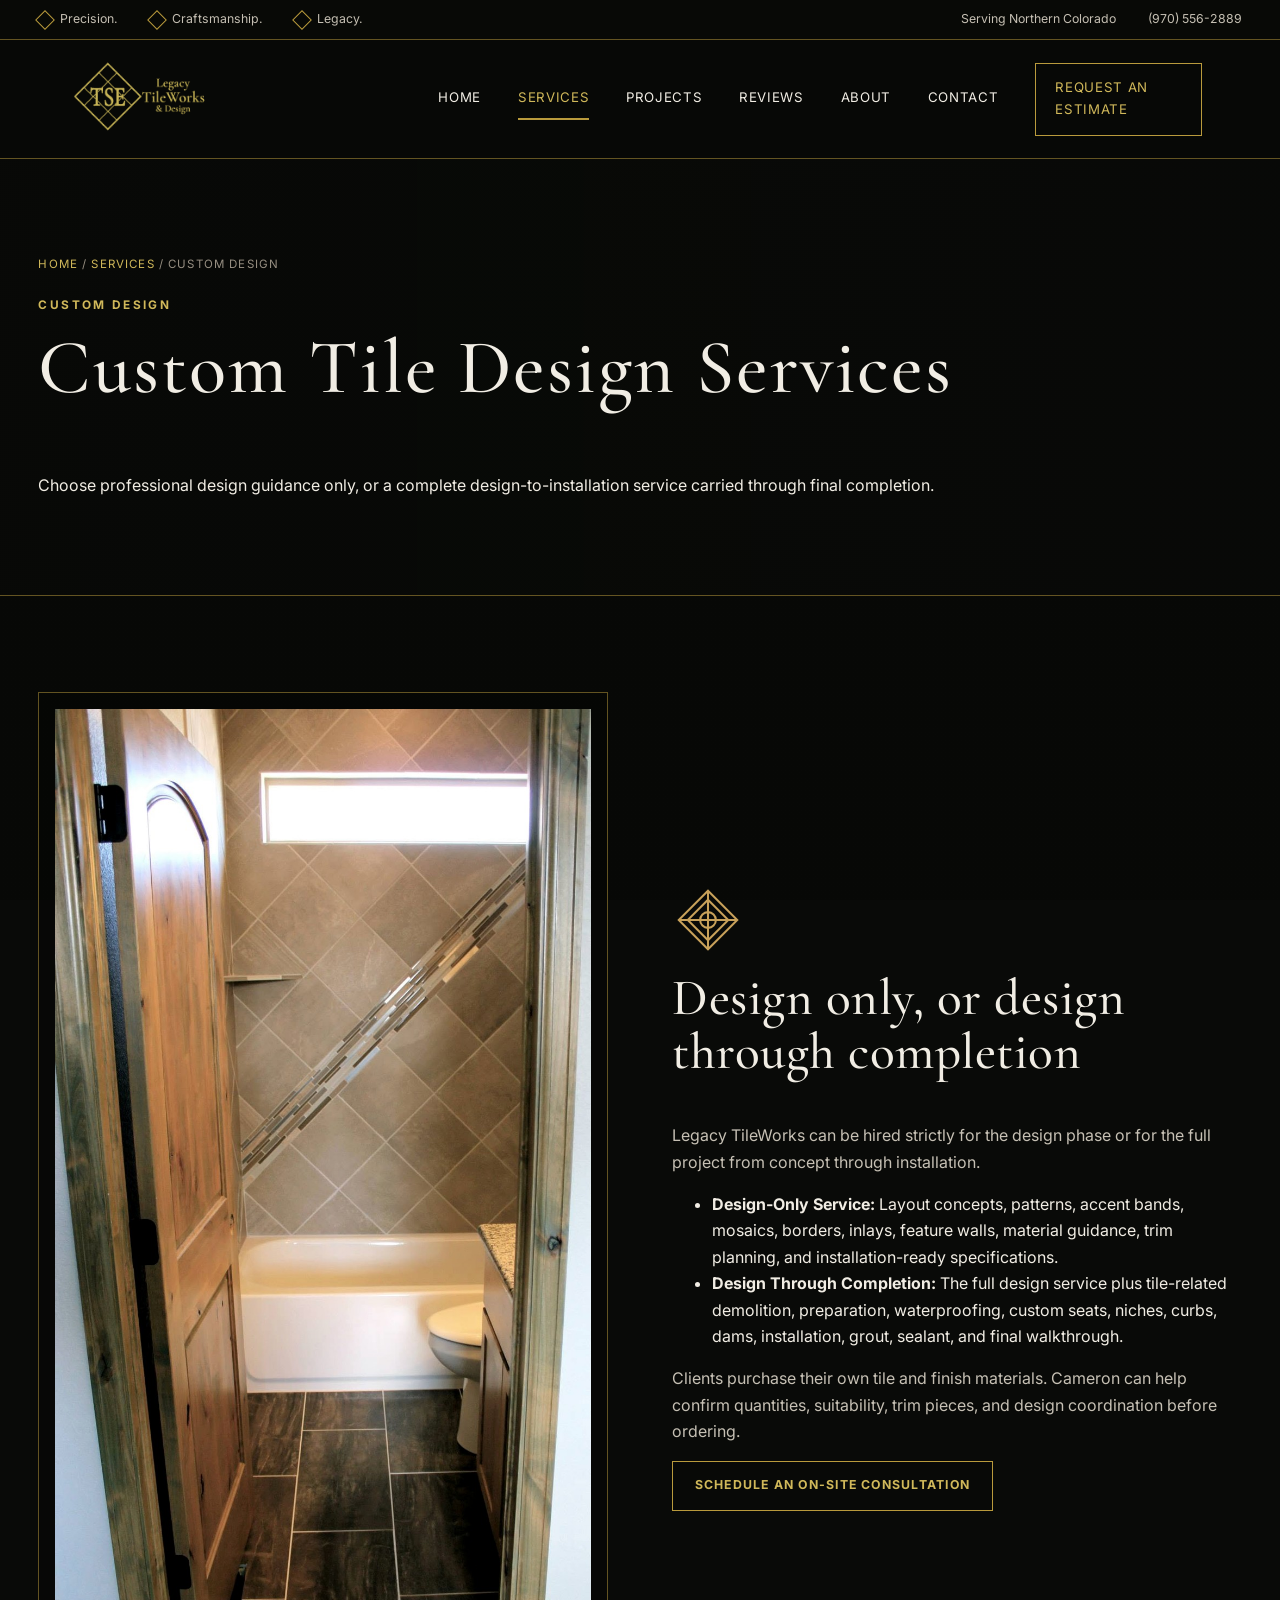
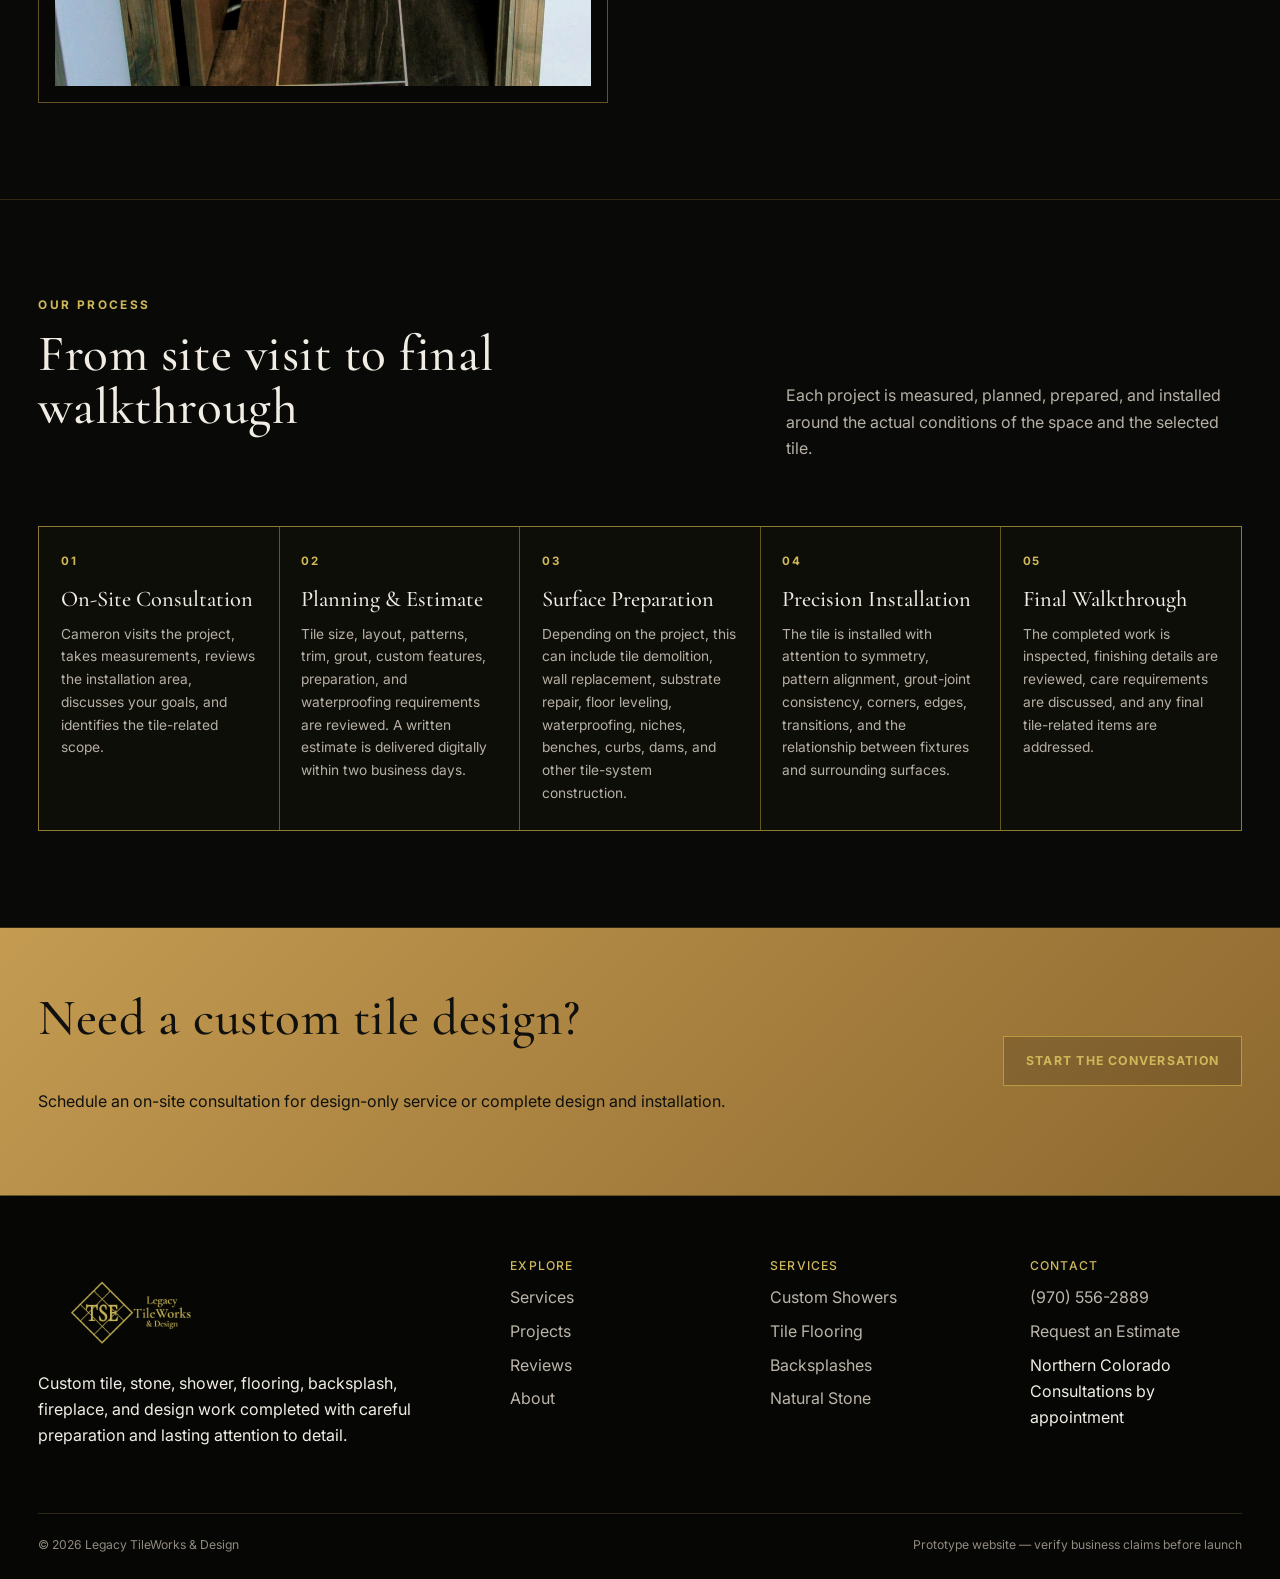
<file: service-custom-design.html>
<!doctype html>
<html lang="en">
<head>
<meta charset="utf-8">
<meta name="viewport" content="width=device-width,initial-scale=1">
<title>Custom Tile Design Services | Legacy TileWorks</title>
<meta name="description" content="Custom tile design consulting and complete design-to-installation services by Legacy TileWorks & Design.">
<meta name="theme-color" content="#090a08">
<link rel="preconnect" href="https://fonts.googleapis.com">
<link rel="preconnect" href="https://fonts.gstatic.com" crossorigin>
<link href="https://fonts.googleapis.com/css2?family=Cormorant+Garamond:wght@400;500;600&family=Inter:wght@400;500;600;700&display=swap" rel="stylesheet">
<link rel="icon" href="favicon.ico" sizes="any">
<link rel="icon" type="image/png" href="favicon-512.png">
<link rel="apple-touch-icon" href="favicon-512.png">
<link rel="stylesheet" href="css/styles.css">
</head>
<body>

<a class="skip" href="#main">Skip to main content</a>
<div class="utility">
  <div class="container">
    <div class="utility-left">
      <span><i class="dot"></i> Precision.</span>
      <span><i class="dot"></i> Craftsmanship.</span>
      <span><i class="dot"></i> Legacy.</span>
    </div>
    <div class="utility-right">
      <span>Serving Northern Colorado</span>
      <a href="tel:+19705562889">(970) 556-2889</a>
    </div>
  </div>
</div>
<header class="site-header">
  <div class="container navbar">
    <a class="logo-wrap" href="index.html" aria-label="Legacy TileWorks and Design home">
      <img src="assets/images/logo-transparent.png" alt="Legacy TileWorks and Design">
    </a>
    <button class="menu-toggle" type="button" aria-expanded="false" aria-label="Toggle navigation">☰</button>
    <nav class="nav" aria-label="Primary navigation">
      <a href="index.html">Home</a><a href="services.html" aria-current="page">Services</a><a href="projects.html">Projects</a><a href="reviews.html">Reviews</a><a href="about.html">About</a><a href="contact.html">Contact</a>
      <a class="nav-cta" href="contact.html#estimate">Request an Estimate</a>
    </nav>
  </div>
</header>

<main id="main" tabindex="-1">

<section class="page-hero"><div class="container"><div class="breadcrumb"><a href="index.html">Home</a> / <a href="services.html">Services</a> / Custom Design</div><p class="eyebrow">Custom Design</p><h1>Custom Tile Design Services</h1><p>Choose professional design guidance only, or a complete design-to-installation service carried through final completion.</p></div></section>
<section class="section"><div class="container about-grid">
  <div class="about-image"><img src="assets/images/portfolio/bathroom-1.jpg" alt="Custom black scallop tile bathroom design"></div>
  <div class="about-copy">
    <img src="assets/icons/design.svg" alt="" style="width:72px;margin-bottom:1rem">
    <h2>Design only, or design through completion</h2>
    <p>Legacy TileWorks can be hired strictly for the design phase or for the full project from concept through installation.</p>
    <ul>
      <li><strong>Design-Only Service:</strong> Layout concepts, patterns, accent bands, mosaics, borders, inlays, feature walls, material guidance, trim planning, and installation-ready specifications.</li>
      <li><strong>Design Through Completion:</strong> The full design service plus tile-related demolition, preparation, waterproofing, custom seats, niches, curbs, dams, installation, grout, sealant, and final walkthrough.</li>
    </ul>
    <p>Clients purchase their own tile and finish materials. Cameron can help confirm quantities, suitability, trim pieces, and design coordination before ordering.</p>
    <a class="btn btn-outline" href="contact.html#estimate">Schedule an On-Site Consultation</a>
  </div>
</div></section>

<section class="section">
  <div class="container">
    <div class="section-heading">
      <div><p class="eyebrow">Our Process</p><h2>From site visit to final walkthrough</h2></div>
      <p>Each project is measured, planned, prepared, and installed around the actual conditions of the space and the selected tile.</p>
    </div>
    <div class="process-detail-grid">
      <article class="process-detail-card">
        <span>01</span>
        <h3>On-Site Consultation</h3>
        <p>Cameron visits the project, takes measurements, reviews the installation area, discusses your goals, and identifies the tile-related scope.</p>
      </article>
      <article class="process-detail-card">
        <span>02</span>
        <h3>Planning &amp; Estimate</h3>
        <p>Tile size, layout, patterns, trim, grout, custom features, preparation, and waterproofing requirements are reviewed. A written estimate is delivered digitally within two business days.</p>
      </article>
      <article class="process-detail-card">
        <span>03</span>
        <h3>Surface Preparation</h3>
        <p>Depending on the project, this can include tile demolition, wall replacement, substrate repair, floor leveling, waterproofing, niches, benches, curbs, dams, and other tile-system construction.</p>
      </article>
      <article class="process-detail-card">
        <span>04</span>
        <h3>Precision Installation</h3>
        <p>The tile is installed with attention to symmetry, pattern alignment, grout-joint consistency, corners, edges, transitions, and the relationship between fixtures and surrounding surfaces.</p>
      </article>
      <article class="process-detail-card">
        <span>05</span>
        <h3>Final Walkthrough</h3>
        <p>The completed work is inspected, finishing details are reviewed, care requirements are discussed, and any final tile-related items are addressed.</p>
      </article>
    </div>
  </div>
</section>

<section class="cta"><div class="container"><div><h2>Need a custom tile design?</h2><p>Schedule an on-site consultation for design-only service or complete design and installation.</p></div><a class="btn btn-outline" href="contact.html#estimate">Start the Conversation</a></div></section>

</main>

<footer class="footer">
  <div class="container footer-grid">
    <div>
      <img class="footer-logo" src="assets/images/logo-transparent.png" alt="Legacy TileWorks and Design">
      <p>Custom tile, stone, shower, flooring, backsplash, fireplace, and design work completed with careful preparation and lasting attention to detail.</p>
    </div>
    <div>
      <h3>Explore</h3>
      <a href="services.html">Services</a>
      <a href="projects.html">Projects</a>
      <a href="reviews.html">Reviews</a>
      <a href="about.html">About</a>
    </div>
    <div>
      <h3>Services</h3>
      <a href="service-showers.html">Custom Showers</a>
      <a href="service-flooring.html">Tile Flooring</a>
      <a href="service-backsplashes.html">Backsplashes</a>
      <a href="service-stone.html">Natural Stone</a>
    </div>
    <div>
      <h3>Contact</h3>
      <a href="tel:+19705562889">(970) 556-2889</a>
      <a href="contact.html#estimate">Request an Estimate</a>
      <p>Northern Colorado<br>Consultations by appointment</p>
    </div>
  </div>
  <div class="container footer-bottom">
    <span>© <span id="year"></span> Legacy TileWorks &amp; Design</span>
    <span>Prototype website — verify business claims before launch</span>
  </div>
</footer>
<script src="js/main.js"></script>

</body>
</html>
</file>
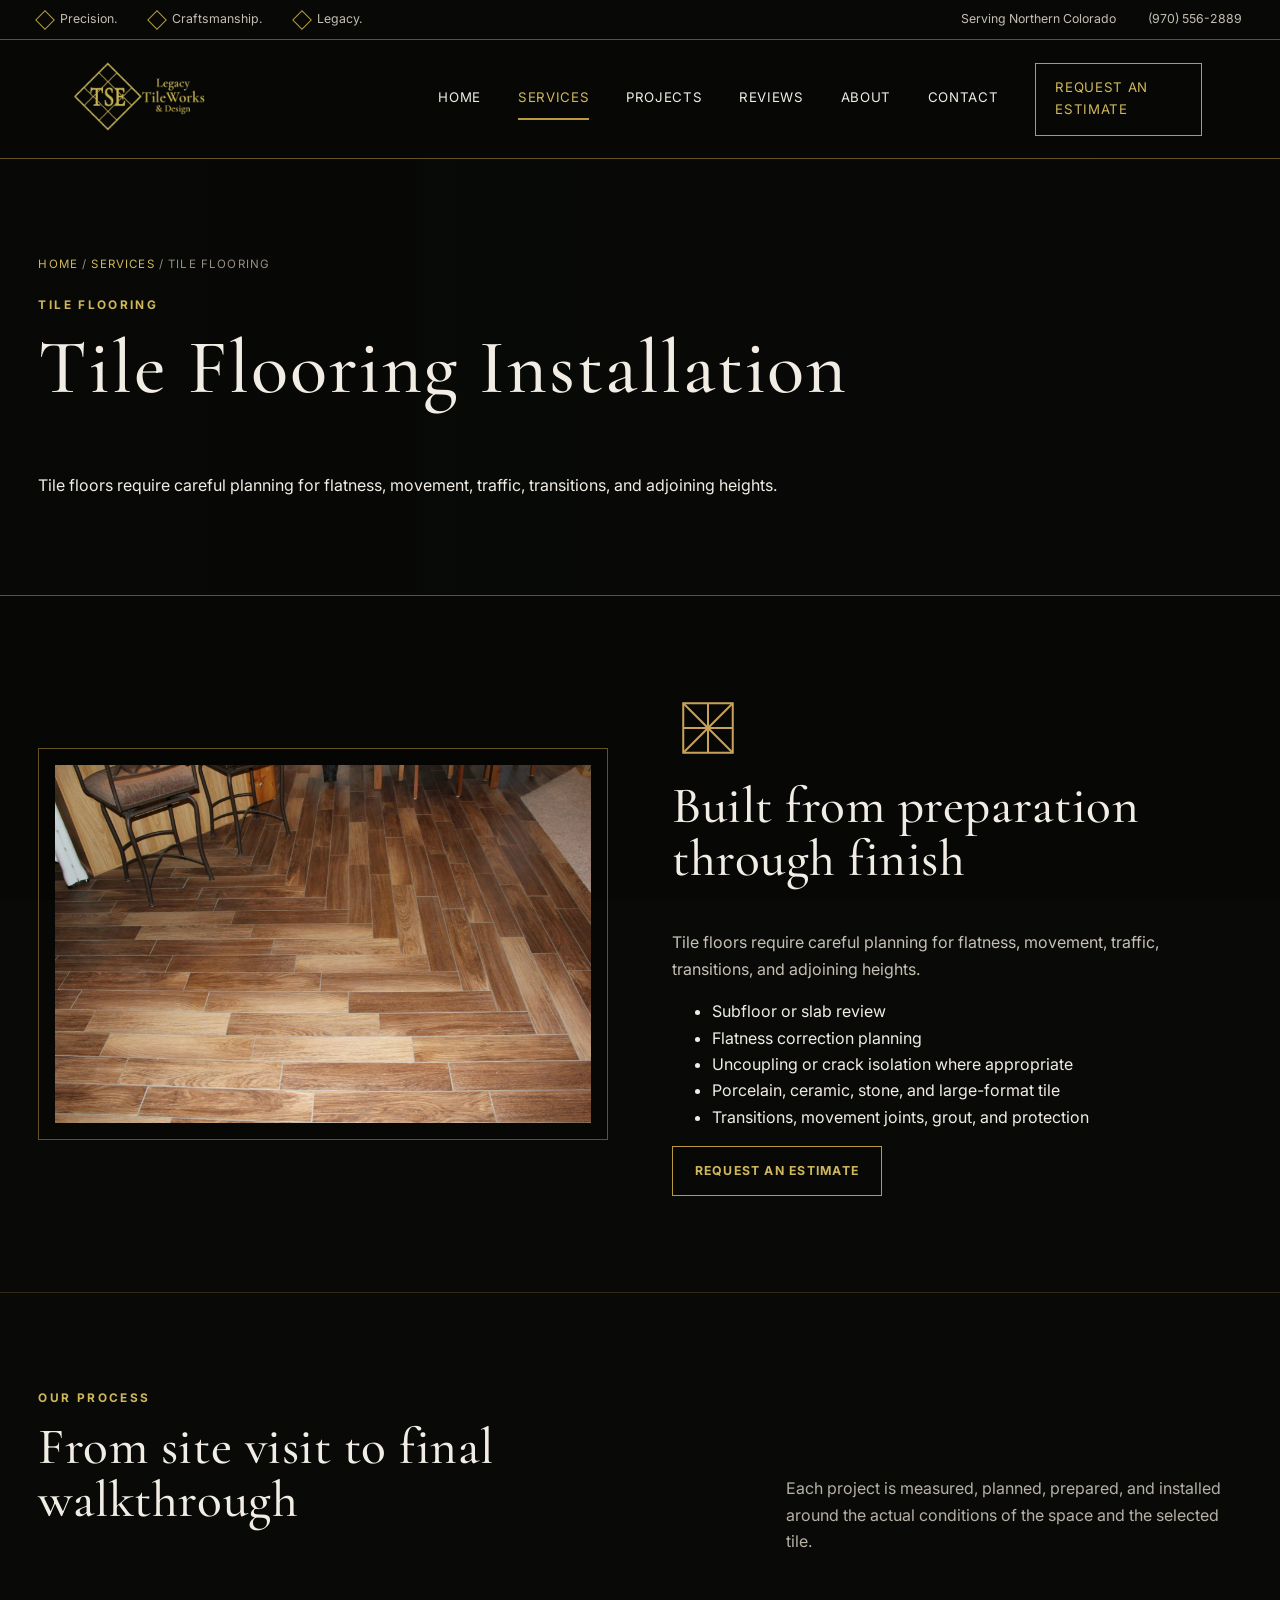
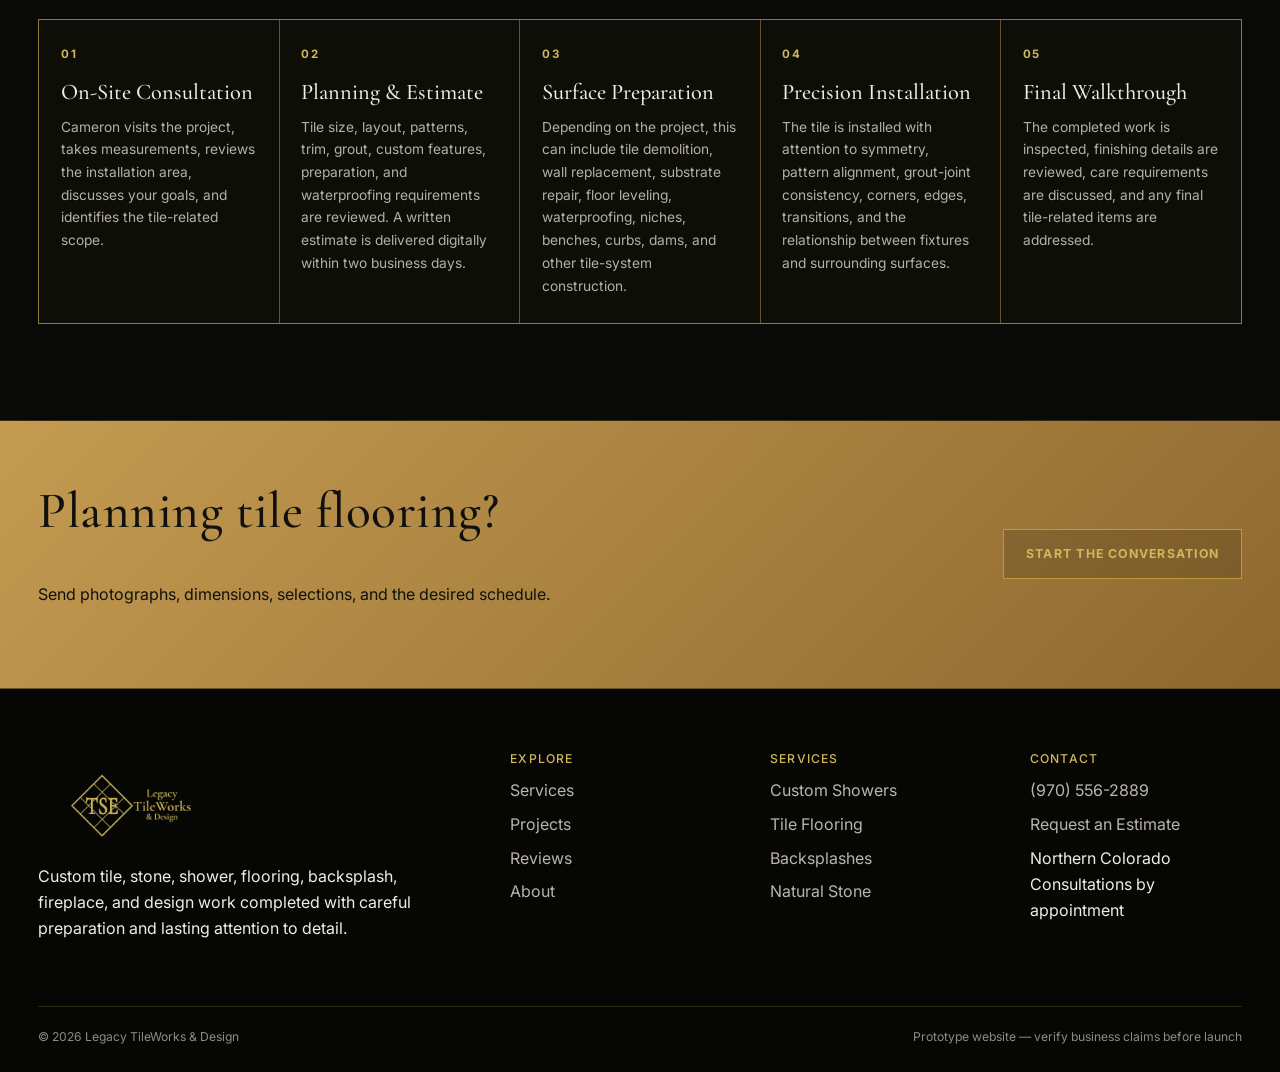
<file: service-flooring.html>
<!doctype html>
<html lang="en">
<head>
<meta charset="utf-8">
<meta name="viewport" content="width=device-width,initial-scale=1">
<title>Tile Flooring Installation | Legacy TileWorks</title>
<meta name="description" content="Professional tile flooring services by Legacy TileWorks & Design.">
<meta name="theme-color" content="#090a08">
<link rel="preconnect" href="https://fonts.googleapis.com">
<link rel="preconnect" href="https://fonts.gstatic.com" crossorigin>
<link href="https://fonts.googleapis.com/css2?family=Cormorant+Garamond:wght@400;500;600&family=Inter:wght@400;500;600;700&display=swap" rel="stylesheet">
<link rel="icon" href="favicon.ico" sizes="any">
<link rel="icon" type="image/png" href="favicon-512.png">
<link rel="apple-touch-icon" href="favicon-512.png">
<link rel="stylesheet" href="css/styles.css">
</head>
<body>

<a class="skip" href="#main">Skip to main content</a>
<div class="utility">
  <div class="container">
    <div class="utility-left">
      <span><i class="dot"></i> Precision.</span>
      <span><i class="dot"></i> Craftsmanship.</span>
      <span><i class="dot"></i> Legacy.</span>
    </div>
    <div class="utility-right">
      <span>Serving Northern Colorado</span>
      <a href="tel:+19705562889">(970) 556-2889</a>
    </div>
  </div>
</div>
<header class="site-header">
  <div class="container navbar">
    <a class="logo-wrap" href="index.html" aria-label="Legacy TileWorks and Design home">
      <img src="assets/images/logo-transparent.png" alt="Legacy TileWorks and Design">
    </a>
    <button class="menu-toggle" type="button" aria-expanded="false" aria-label="Toggle navigation">☰</button>
    <nav class="nav" aria-label="Primary navigation">
      <a href="index.html">Home</a><a href="services.html" aria-current="page">Services</a><a href="projects.html">Projects</a><a href="reviews.html">Reviews</a><a href="about.html">About</a><a href="contact.html">Contact</a>
      <a class="nav-cta" href="contact.html#estimate">Request an Estimate</a>
    </nav>
  </div>
</header>

<main id="main" tabindex="-1">

<section class="page-hero"><div class="container"><div class="breadcrumb"><a href="index.html">Home</a> / <a href="services.html">Services</a> / Tile Flooring</div><p class="eyebrow">Tile Flooring</p><h1>Tile Flooring Installation</h1><p>Tile floors require careful planning for flatness, movement, traffic, transitions, and adjoining heights.</p></div></section>
<section class="section"><div class="container about-grid">
  <div class="about-image"><img src="assets/images/portfolio/floor-1.jpg" alt="Custom patterned tile floor"></div>
  <div class="about-copy">
    <img src="assets/icons/flooring.svg" alt="" style="width:72px;margin-bottom:1rem">
    <h2>Built from preparation through finish</h2>
    <p>Tile floors require careful planning for flatness, movement, traffic, transitions, and adjoining heights.</p>
    <ul><li>Subfloor or slab review</li><li>Flatness correction planning</li><li>Uncoupling or crack isolation where appropriate</li><li>Porcelain, ceramic, stone, and large-format tile</li><li>Transitions, movement joints, grout, and protection</li></ul>
    <a class="btn btn-outline" href="contact.html#estimate">Request an Estimate</a>
  </div>
</div></section>

<section class="section">
  <div class="container">
    <div class="section-heading">
      <div><p class="eyebrow">Our Process</p><h2>From site visit to final walkthrough</h2></div>
      <p>Each project is measured, planned, prepared, and installed around the actual conditions of the space and the selected tile.</p>
    </div>
    <div class="process-detail-grid">
      <article class="process-detail-card">
        <span>01</span>
        <h3>On-Site Consultation</h3>
        <p>Cameron visits the project, takes measurements, reviews the installation area, discusses your goals, and identifies the tile-related scope.</p>
      </article>
      <article class="process-detail-card">
        <span>02</span>
        <h3>Planning &amp; Estimate</h3>
        <p>Tile size, layout, patterns, trim, grout, custom features, preparation, and waterproofing requirements are reviewed. A written estimate is delivered digitally within two business days.</p>
      </article>
      <article class="process-detail-card">
        <span>03</span>
        <h3>Surface Preparation</h3>
        <p>Depending on the project, this can include tile demolition, wall replacement, substrate repair, floor leveling, waterproofing, niches, benches, curbs, dams, and other tile-system construction.</p>
      </article>
      <article class="process-detail-card">
        <span>04</span>
        <h3>Precision Installation</h3>
        <p>The tile is installed with attention to symmetry, pattern alignment, grout-joint consistency, corners, edges, transitions, and the relationship between fixtures and surrounding surfaces.</p>
      </article>
      <article class="process-detail-card">
        <span>05</span>
        <h3>Final Walkthrough</h3>
        <p>The completed work is inspected, finishing details are reviewed, care requirements are discussed, and any final tile-related items are addressed.</p>
      </article>
    </div>
  </div>
</section>

<section class="cta"><div class="container"><div><h2>Planning tile flooring?</h2><p>Send photographs, dimensions, selections, and the desired schedule.</p></div><a class="btn btn-outline" href="contact.html#estimate">Start the Conversation</a></div></section>

</main>

<footer class="footer">
  <div class="container footer-grid">
    <div>
      <img class="footer-logo" src="assets/images/logo-transparent.png" alt="Legacy TileWorks and Design">
      <p>Custom tile, stone, shower, flooring, backsplash, fireplace, and design work completed with careful preparation and lasting attention to detail.</p>
    </div>
    <div>
      <h3>Explore</h3>
      <a href="services.html">Services</a>
      <a href="projects.html">Projects</a>
      <a href="reviews.html">Reviews</a>
      <a href="about.html">About</a>
    </div>
    <div>
      <h3>Services</h3>
      <a href="service-showers.html">Custom Showers</a>
      <a href="service-flooring.html">Tile Flooring</a>
      <a href="service-backsplashes.html">Backsplashes</a>
      <a href="service-stone.html">Natural Stone</a>
    </div>
    <div>
      <h3>Contact</h3>
      <a href="tel:+19705562889">(970) 556-2889</a>
      <a href="contact.html#estimate">Request an Estimate</a>
      <p>Northern Colorado<br>Consultations by appointment</p>
    </div>
  </div>
  <div class="container footer-bottom">
    <span>© <span id="year"></span> Legacy TileWorks &amp; Design</span>
    <span>Prototype website — verify business claims before launch</span>
  </div>
</footer>
<script src="js/main.js"></script>

</body>
</html>
</file>
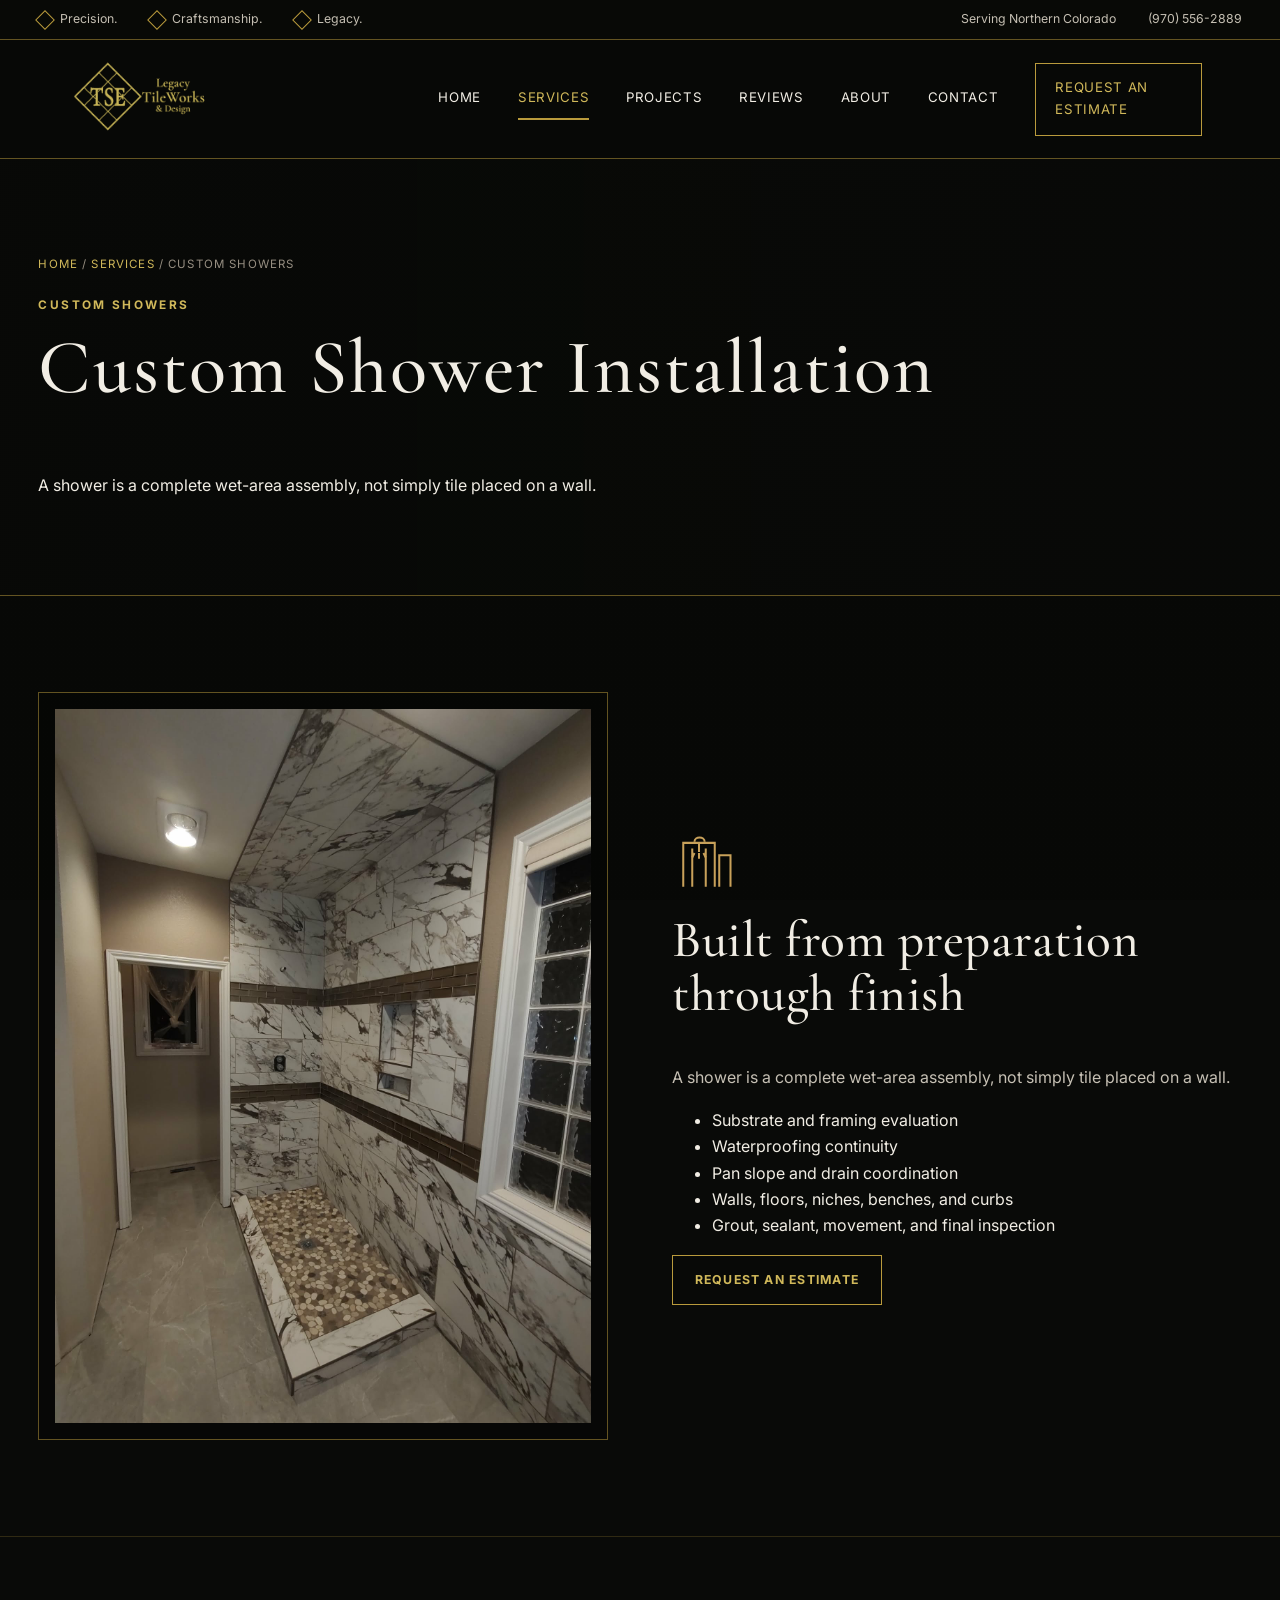
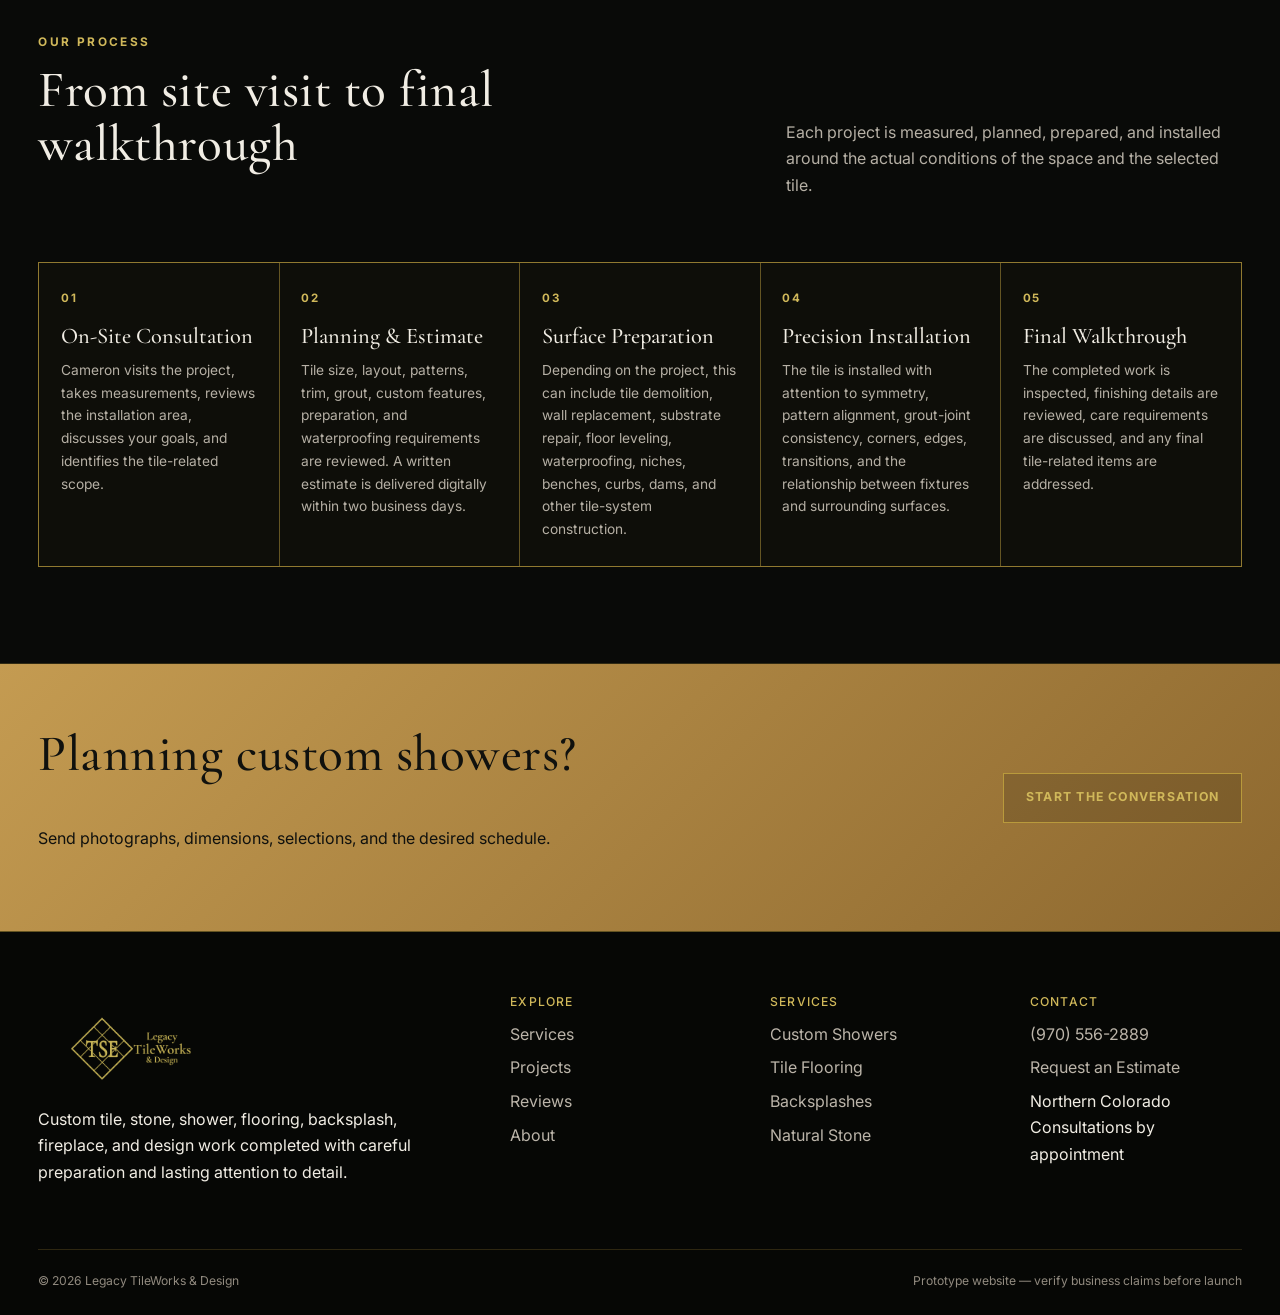
<file: service-showers.html>
<!doctype html>
<html lang="en">
<head>
<meta charset="utf-8">
<meta name="viewport" content="width=device-width,initial-scale=1">
<title>Custom Shower Installation | Legacy TileWorks</title>
<meta name="description" content="Professional custom showers services by Legacy TileWorks & Design.">
<meta name="theme-color" content="#090a08">
<link rel="preconnect" href="https://fonts.googleapis.com">
<link rel="preconnect" href="https://fonts.gstatic.com" crossorigin>
<link href="https://fonts.googleapis.com/css2?family=Cormorant+Garamond:wght@400;500;600&family=Inter:wght@400;500;600;700&display=swap" rel="stylesheet">
<link rel="icon" href="favicon.ico" sizes="any">
<link rel="icon" type="image/png" href="favicon-512.png">
<link rel="apple-touch-icon" href="favicon-512.png">
<link rel="stylesheet" href="css/styles.css">
</head>
<body>

<a class="skip" href="#main">Skip to main content</a>
<div class="utility">
  <div class="container">
    <div class="utility-left">
      <span><i class="dot"></i> Precision.</span>
      <span><i class="dot"></i> Craftsmanship.</span>
      <span><i class="dot"></i> Legacy.</span>
    </div>
    <div class="utility-right">
      <span>Serving Northern Colorado</span>
      <a href="tel:+19705562889">(970) 556-2889</a>
    </div>
  </div>
</div>
<header class="site-header">
  <div class="container navbar">
    <a class="logo-wrap" href="index.html" aria-label="Legacy TileWorks and Design home">
      <img src="assets/images/logo-transparent.png" alt="Legacy TileWorks and Design">
    </a>
    <button class="menu-toggle" type="button" aria-expanded="false" aria-label="Toggle navigation">☰</button>
    <nav class="nav" aria-label="Primary navigation">
      <a href="index.html">Home</a><a href="services.html" aria-current="page">Services</a><a href="projects.html">Projects</a><a href="reviews.html">Reviews</a><a href="about.html">About</a><a href="contact.html">Contact</a>
      <a class="nav-cta" href="contact.html#estimate">Request an Estimate</a>
    </nav>
  </div>
</header>

<main id="main" tabindex="-1">

<section class="page-hero"><div class="container"><div class="breadcrumb"><a href="index.html">Home</a> / <a href="services.html">Services</a> / Custom Showers</div><p class="eyebrow">Custom Showers</p><h1>Custom Shower Installation</h1><p>A shower is a complete wet-area assembly, not simply tile placed on a wall.</p></div></section>
<section class="section"><div class="container about-grid">
  <div class="about-image"><img src="assets/images/portfolio/shower-2.jpg" alt="Large custom tiled shower"></div>
  <div class="about-copy">
    <img src="assets/icons/shower.svg" alt="" style="width:72px;margin-bottom:1rem">
    <h2>Built from preparation through finish</h2>
    <p>A shower is a complete wet-area assembly, not simply tile placed on a wall.</p>
    <ul><li>Substrate and framing evaluation</li><li>Waterproofing continuity</li><li>Pan slope and drain coordination</li><li>Walls, floors, niches, benches, and curbs</li><li>Grout, sealant, movement, and final inspection</li></ul>
    <a class="btn btn-outline" href="contact.html#estimate">Request an Estimate</a>
  </div>
</div></section>

<section class="section">
  <div class="container">
    <div class="section-heading">
      <div><p class="eyebrow">Our Process</p><h2>From site visit to final walkthrough</h2></div>
      <p>Each project is measured, planned, prepared, and installed around the actual conditions of the space and the selected tile.</p>
    </div>
    <div class="process-detail-grid">
      <article class="process-detail-card">
        <span>01</span>
        <h3>On-Site Consultation</h3>
        <p>Cameron visits the project, takes measurements, reviews the installation area, discusses your goals, and identifies the tile-related scope.</p>
      </article>
      <article class="process-detail-card">
        <span>02</span>
        <h3>Planning &amp; Estimate</h3>
        <p>Tile size, layout, patterns, trim, grout, custom features, preparation, and waterproofing requirements are reviewed. A written estimate is delivered digitally within two business days.</p>
      </article>
      <article class="process-detail-card">
        <span>03</span>
        <h3>Surface Preparation</h3>
        <p>Depending on the project, this can include tile demolition, wall replacement, substrate repair, floor leveling, waterproofing, niches, benches, curbs, dams, and other tile-system construction.</p>
      </article>
      <article class="process-detail-card">
        <span>04</span>
        <h3>Precision Installation</h3>
        <p>The tile is installed with attention to symmetry, pattern alignment, grout-joint consistency, corners, edges, transitions, and the relationship between fixtures and surrounding surfaces.</p>
      </article>
      <article class="process-detail-card">
        <span>05</span>
        <h3>Final Walkthrough</h3>
        <p>The completed work is inspected, finishing details are reviewed, care requirements are discussed, and any final tile-related items are addressed.</p>
      </article>
    </div>
  </div>
</section>

<section class="cta"><div class="container"><div><h2>Planning custom showers?</h2><p>Send photographs, dimensions, selections, and the desired schedule.</p></div><a class="btn btn-outline" href="contact.html#estimate">Start the Conversation</a></div></section>

</main>

<footer class="footer">
  <div class="container footer-grid">
    <div>
      <img class="footer-logo" src="assets/images/logo-transparent.png" alt="Legacy TileWorks and Design">
      <p>Custom tile, stone, shower, flooring, backsplash, fireplace, and design work completed with careful preparation and lasting attention to detail.</p>
    </div>
    <div>
      <h3>Explore</h3>
      <a href="services.html">Services</a>
      <a href="projects.html">Projects</a>
      <a href="reviews.html">Reviews</a>
      <a href="about.html">About</a>
    </div>
    <div>
      <h3>Services</h3>
      <a href="service-showers.html">Custom Showers</a>
      <a href="service-flooring.html">Tile Flooring</a>
      <a href="service-backsplashes.html">Backsplashes</a>
      <a href="service-stone.html">Natural Stone</a>
    </div>
    <div>
      <h3>Contact</h3>
      <a href="tel:+19705562889">(970) 556-2889</a>
      <a href="contact.html#estimate">Request an Estimate</a>
      <p>Northern Colorado<br>Consultations by appointment</p>
    </div>
  </div>
  <div class="container footer-bottom">
    <span>© <span id="year"></span> Legacy TileWorks &amp; Design</span>
    <span>Prototype website — verify business claims before launch</span>
  </div>
</footer>
<script src="js/main.js"></script>

</body>
</html>
</file>
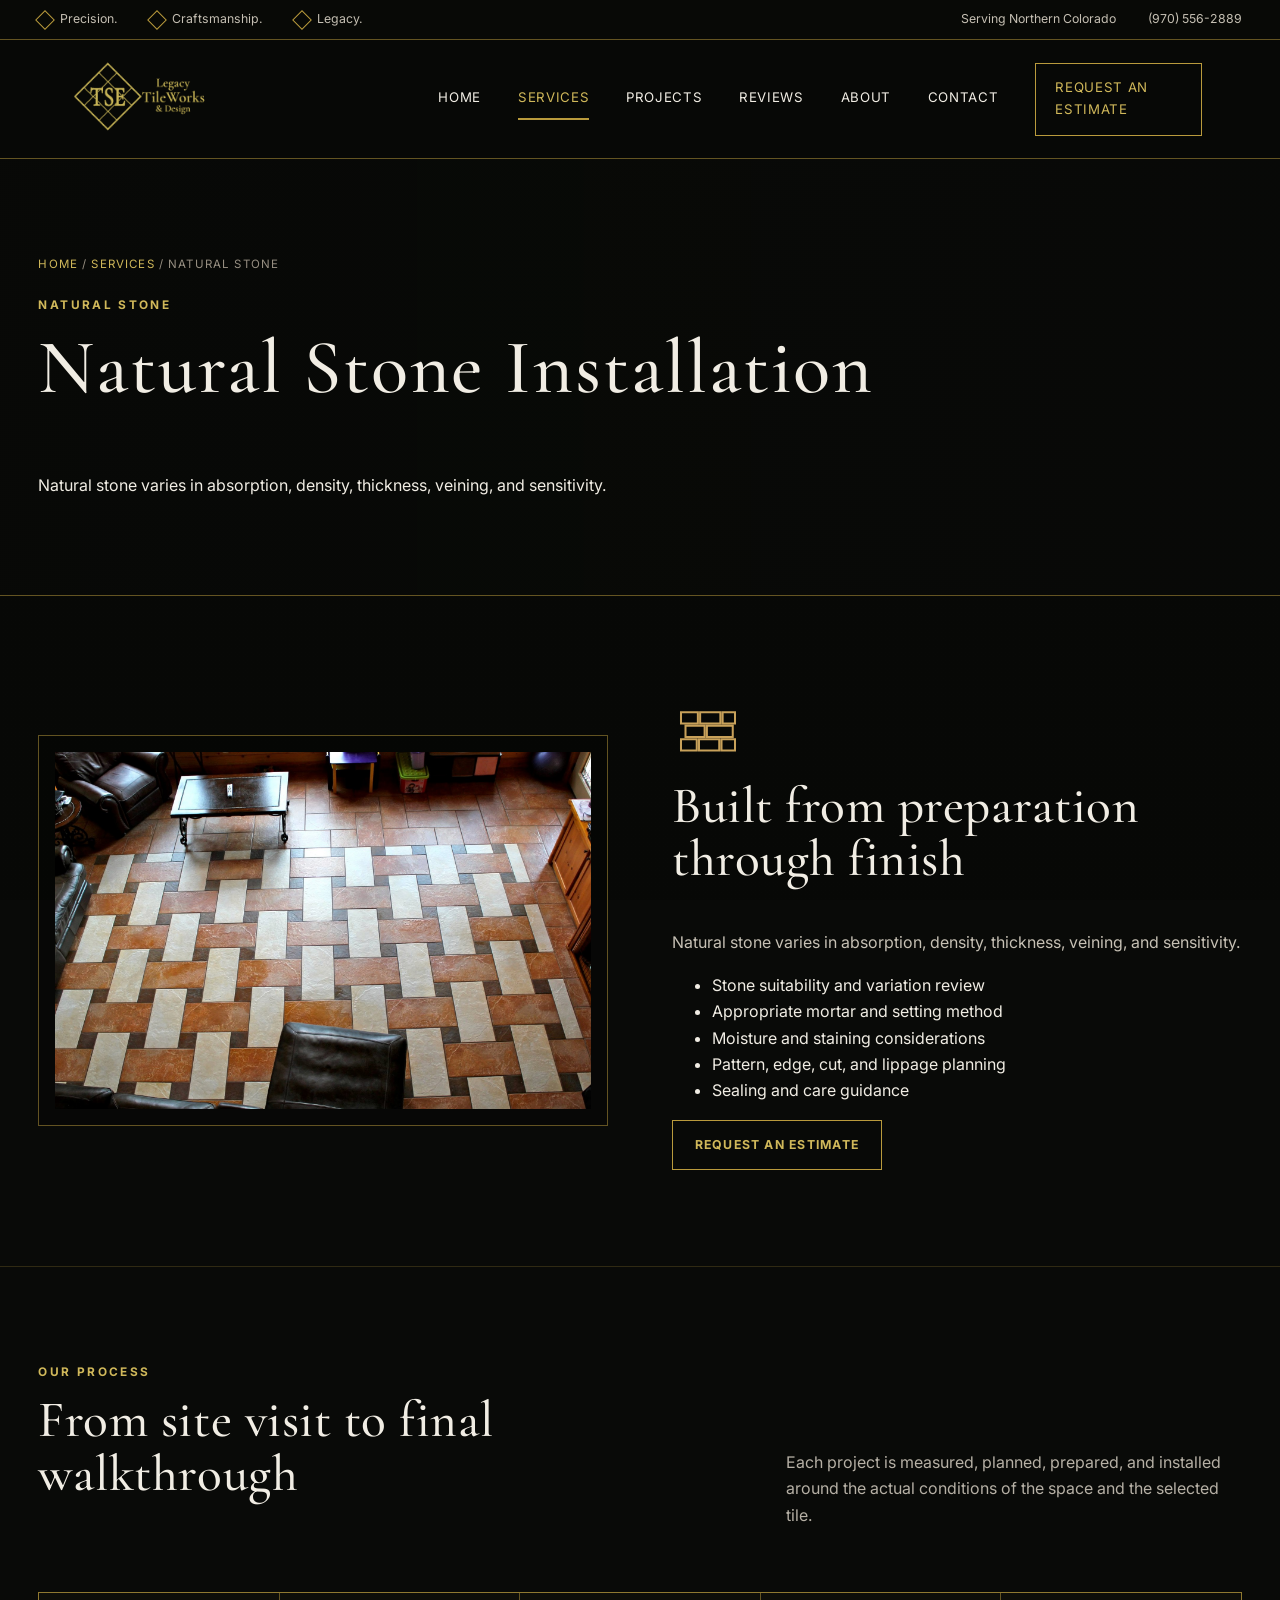
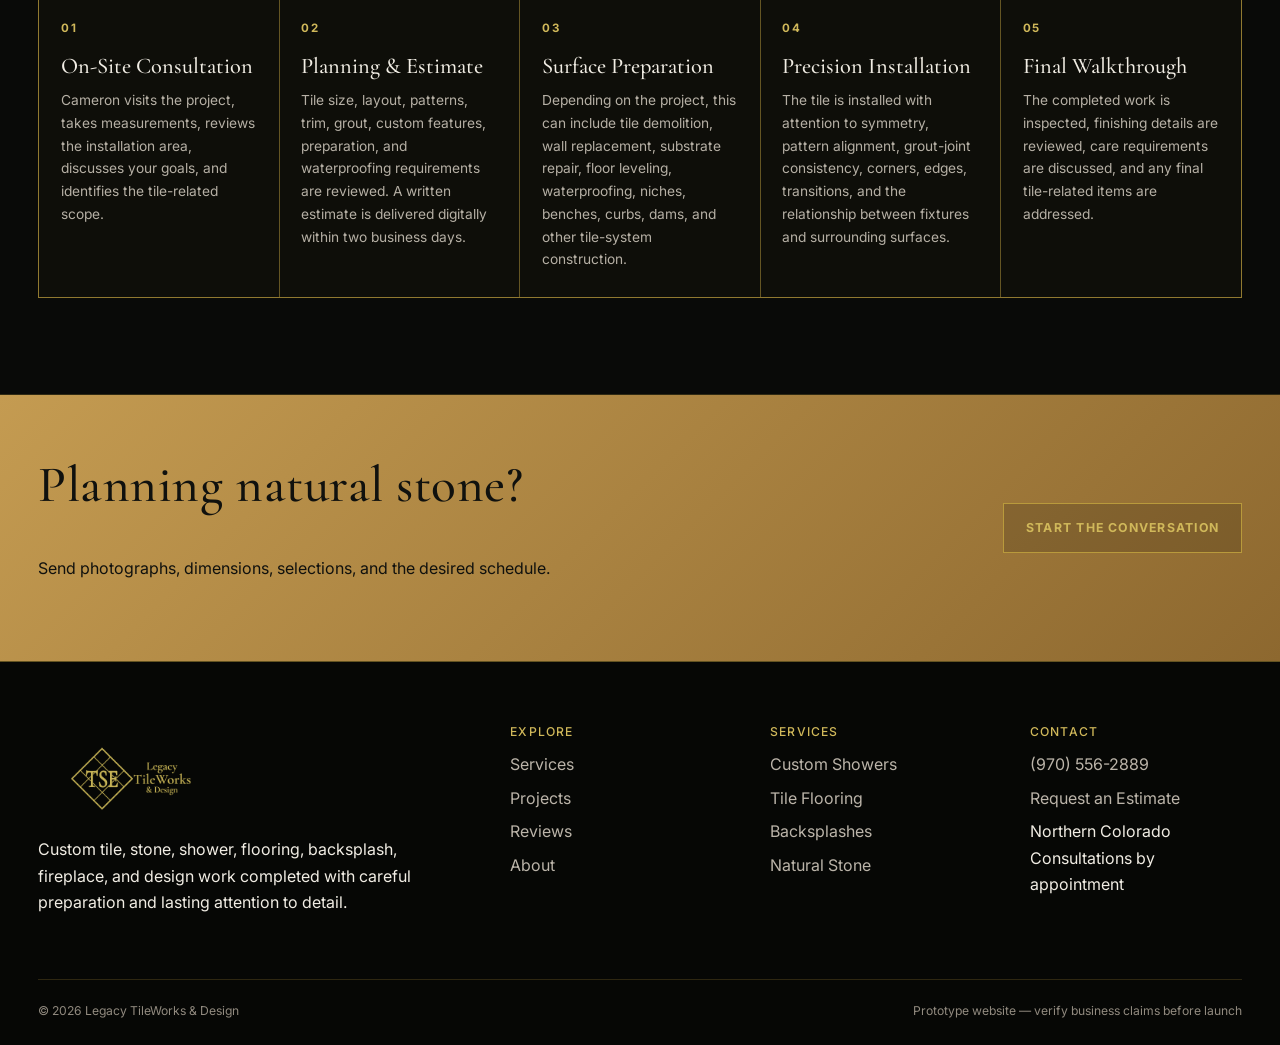
<file: service-stone.html>
<!doctype html>
<html lang="en">
<head>
<meta charset="utf-8">
<meta name="viewport" content="width=device-width,initial-scale=1">
<title>Natural Stone Installation | Legacy TileWorks</title>
<meta name="description" content="Professional natural stone services by Legacy TileWorks & Design.">
<meta name="theme-color" content="#090a08">
<link rel="preconnect" href="https://fonts.googleapis.com">
<link rel="preconnect" href="https://fonts.gstatic.com" crossorigin>
<link href="https://fonts.googleapis.com/css2?family=Cormorant+Garamond:wght@400;500;600&family=Inter:wght@400;500;600;700&display=swap" rel="stylesheet">
<link rel="icon" href="favicon.ico" sizes="any">
<link rel="icon" type="image/png" href="favicon-512.png">
<link rel="apple-touch-icon" href="favicon-512.png">
<link rel="stylesheet" href="css/styles.css">
</head>
<body>

<a class="skip" href="#main">Skip to main content</a>
<div class="utility">
  <div class="container">
    <div class="utility-left">
      <span><i class="dot"></i> Precision.</span>
      <span><i class="dot"></i> Craftsmanship.</span>
      <span><i class="dot"></i> Legacy.</span>
    </div>
    <div class="utility-right">
      <span>Serving Northern Colorado</span>
      <a href="tel:+19705562889">(970) 556-2889</a>
    </div>
  </div>
</div>
<header class="site-header">
  <div class="container navbar">
    <a class="logo-wrap" href="index.html" aria-label="Legacy TileWorks and Design home">
      <img src="assets/images/logo-transparent.png" alt="Legacy TileWorks and Design">
    </a>
    <button class="menu-toggle" type="button" aria-expanded="false" aria-label="Toggle navigation">☰</button>
    <nav class="nav" aria-label="Primary navigation">
      <a href="index.html">Home</a><a href="services.html" aria-current="page">Services</a><a href="projects.html">Projects</a><a href="reviews.html">Reviews</a><a href="about.html">About</a><a href="contact.html">Contact</a>
      <a class="nav-cta" href="contact.html#estimate">Request an Estimate</a>
    </nav>
  </div>
</header>

<main id="main" tabindex="-1">

<section class="page-hero"><div class="container"><div class="breadcrumb"><a href="index.html">Home</a> / <a href="services.html">Services</a> / Natural Stone</div><p class="eyebrow">Natural Stone</p><h1>Natural Stone Installation</h1><p>Natural stone varies in absorption, density, thickness, veining, and sensitivity.</p></div></section>
<section class="section"><div class="container about-grid">
  <div class="about-image"><img src="assets/images/portfolio/basketweave.jpg" alt="Custom stone-pattern floor"></div>
  <div class="about-copy">
    <img src="assets/icons/stone.svg" alt="" style="width:72px;margin-bottom:1rem">
    <h2>Built from preparation through finish</h2>
    <p>Natural stone varies in absorption, density, thickness, veining, and sensitivity.</p>
    <ul><li>Stone suitability and variation review</li><li>Appropriate mortar and setting method</li><li>Moisture and staining considerations</li><li>Pattern, edge, cut, and lippage planning</li><li>Sealing and care guidance</li></ul>
    <a class="btn btn-outline" href="contact.html#estimate">Request an Estimate</a>
  </div>
</div></section>

<section class="section">
  <div class="container">
    <div class="section-heading">
      <div><p class="eyebrow">Our Process</p><h2>From site visit to final walkthrough</h2></div>
      <p>Each project is measured, planned, prepared, and installed around the actual conditions of the space and the selected tile.</p>
    </div>
    <div class="process-detail-grid">
      <article class="process-detail-card">
        <span>01</span>
        <h3>On-Site Consultation</h3>
        <p>Cameron visits the project, takes measurements, reviews the installation area, discusses your goals, and identifies the tile-related scope.</p>
      </article>
      <article class="process-detail-card">
        <span>02</span>
        <h3>Planning &amp; Estimate</h3>
        <p>Tile size, layout, patterns, trim, grout, custom features, preparation, and waterproofing requirements are reviewed. A written estimate is delivered digitally within two business days.</p>
      </article>
      <article class="process-detail-card">
        <span>03</span>
        <h3>Surface Preparation</h3>
        <p>Depending on the project, this can include tile demolition, wall replacement, substrate repair, floor leveling, waterproofing, niches, benches, curbs, dams, and other tile-system construction.</p>
      </article>
      <article class="process-detail-card">
        <span>04</span>
        <h3>Precision Installation</h3>
        <p>The tile is installed with attention to symmetry, pattern alignment, grout-joint consistency, corners, edges, transitions, and the relationship between fixtures and surrounding surfaces.</p>
      </article>
      <article class="process-detail-card">
        <span>05</span>
        <h3>Final Walkthrough</h3>
        <p>The completed work is inspected, finishing details are reviewed, care requirements are discussed, and any final tile-related items are addressed.</p>
      </article>
    </div>
  </div>
</section>

<section class="cta"><div class="container"><div><h2>Planning natural stone?</h2><p>Send photographs, dimensions, selections, and the desired schedule.</p></div><a class="btn btn-outline" href="contact.html#estimate">Start the Conversation</a></div></section>

</main>

<footer class="footer">
  <div class="container footer-grid">
    <div>
      <img class="footer-logo" src="assets/images/logo-transparent.png" alt="Legacy TileWorks and Design">
      <p>Custom tile, stone, shower, flooring, backsplash, fireplace, and design work completed with careful preparation and lasting attention to detail.</p>
    </div>
    <div>
      <h3>Explore</h3>
      <a href="services.html">Services</a>
      <a href="projects.html">Projects</a>
      <a href="reviews.html">Reviews</a>
      <a href="about.html">About</a>
    </div>
    <div>
      <h3>Services</h3>
      <a href="service-showers.html">Custom Showers</a>
      <a href="service-flooring.html">Tile Flooring</a>
      <a href="service-backsplashes.html">Backsplashes</a>
      <a href="service-stone.html">Natural Stone</a>
    </div>
    <div>
      <h3>Contact</h3>
      <a href="tel:+19705562889">(970) 556-2889</a>
      <a href="contact.html#estimate">Request an Estimate</a>
      <p>Northern Colorado<br>Consultations by appointment</p>
    </div>
  </div>
  <div class="container footer-bottom">
    <span>© <span id="year"></span> Legacy TileWorks &amp; Design</span>
    <span>Prototype website — verify business claims before launch</span>
  </div>
</footer>
<script src="js/main.js"></script>

</body>
</html>
</file>
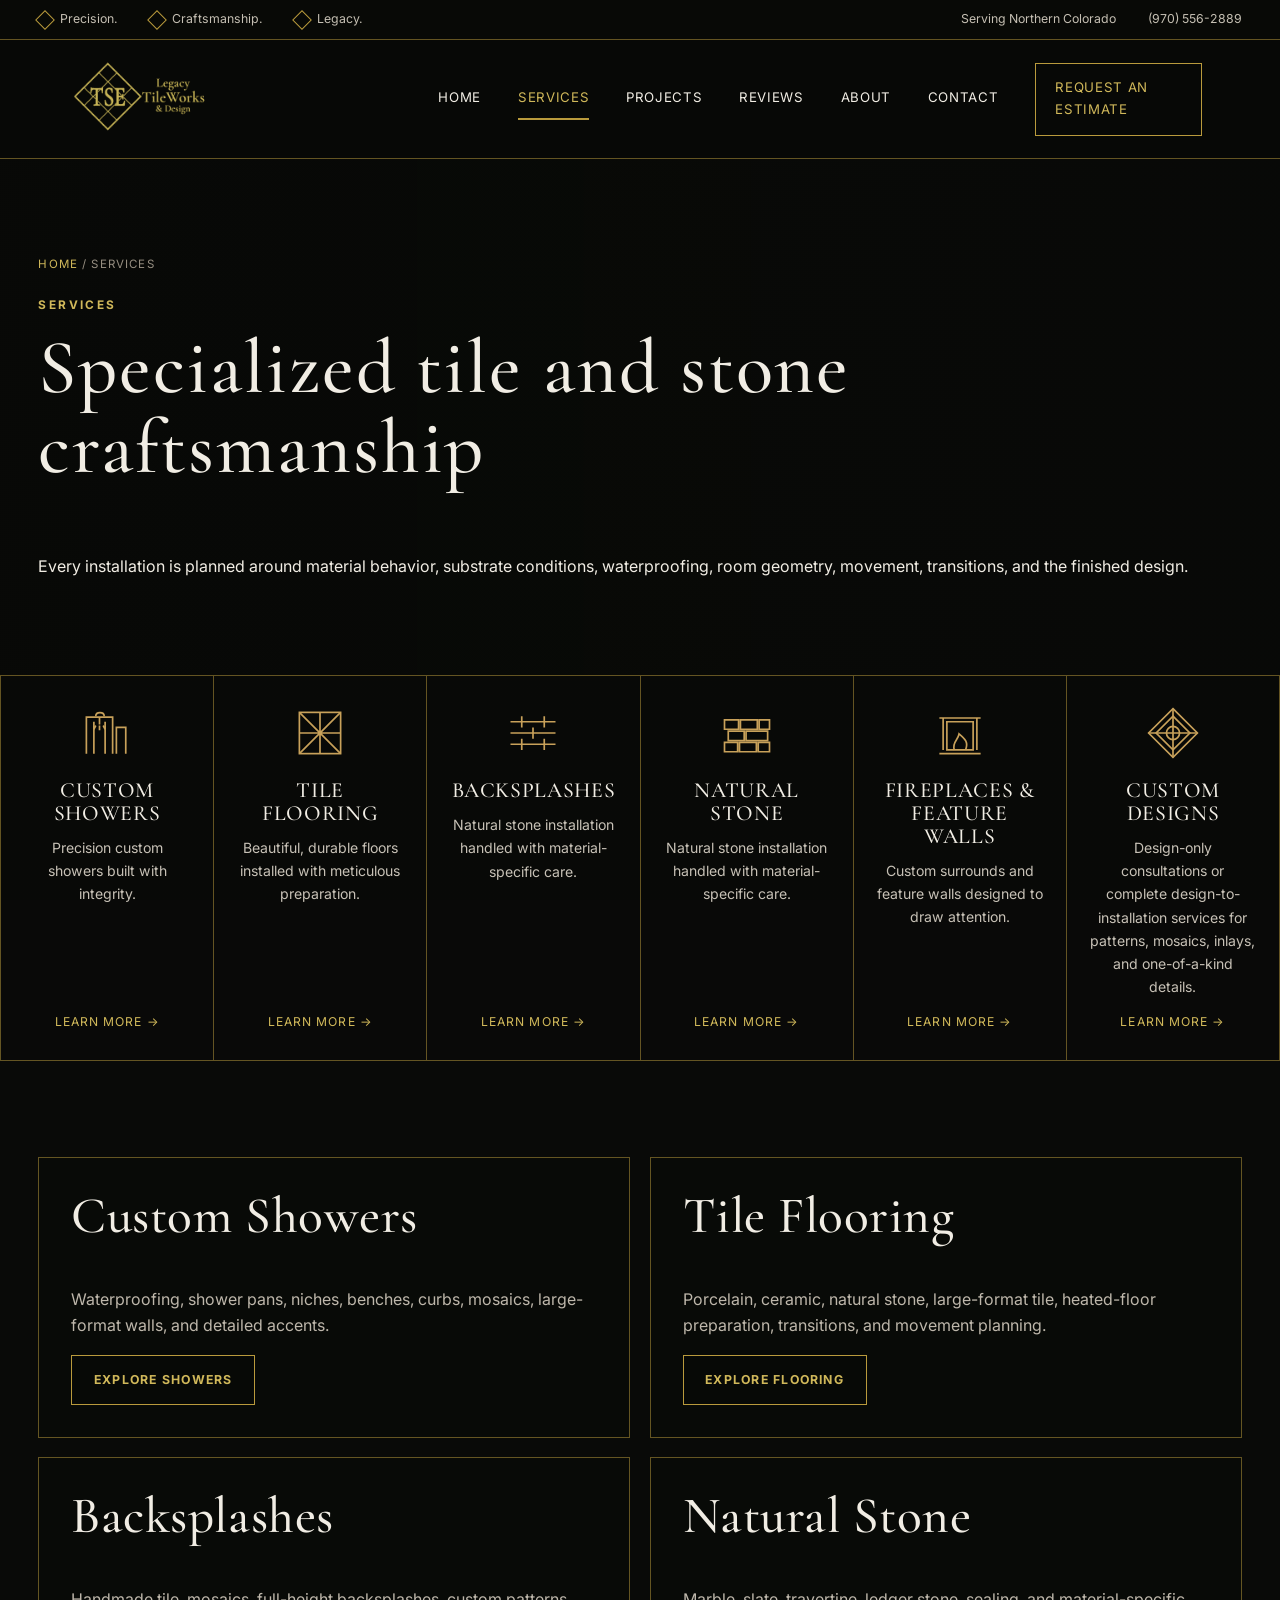
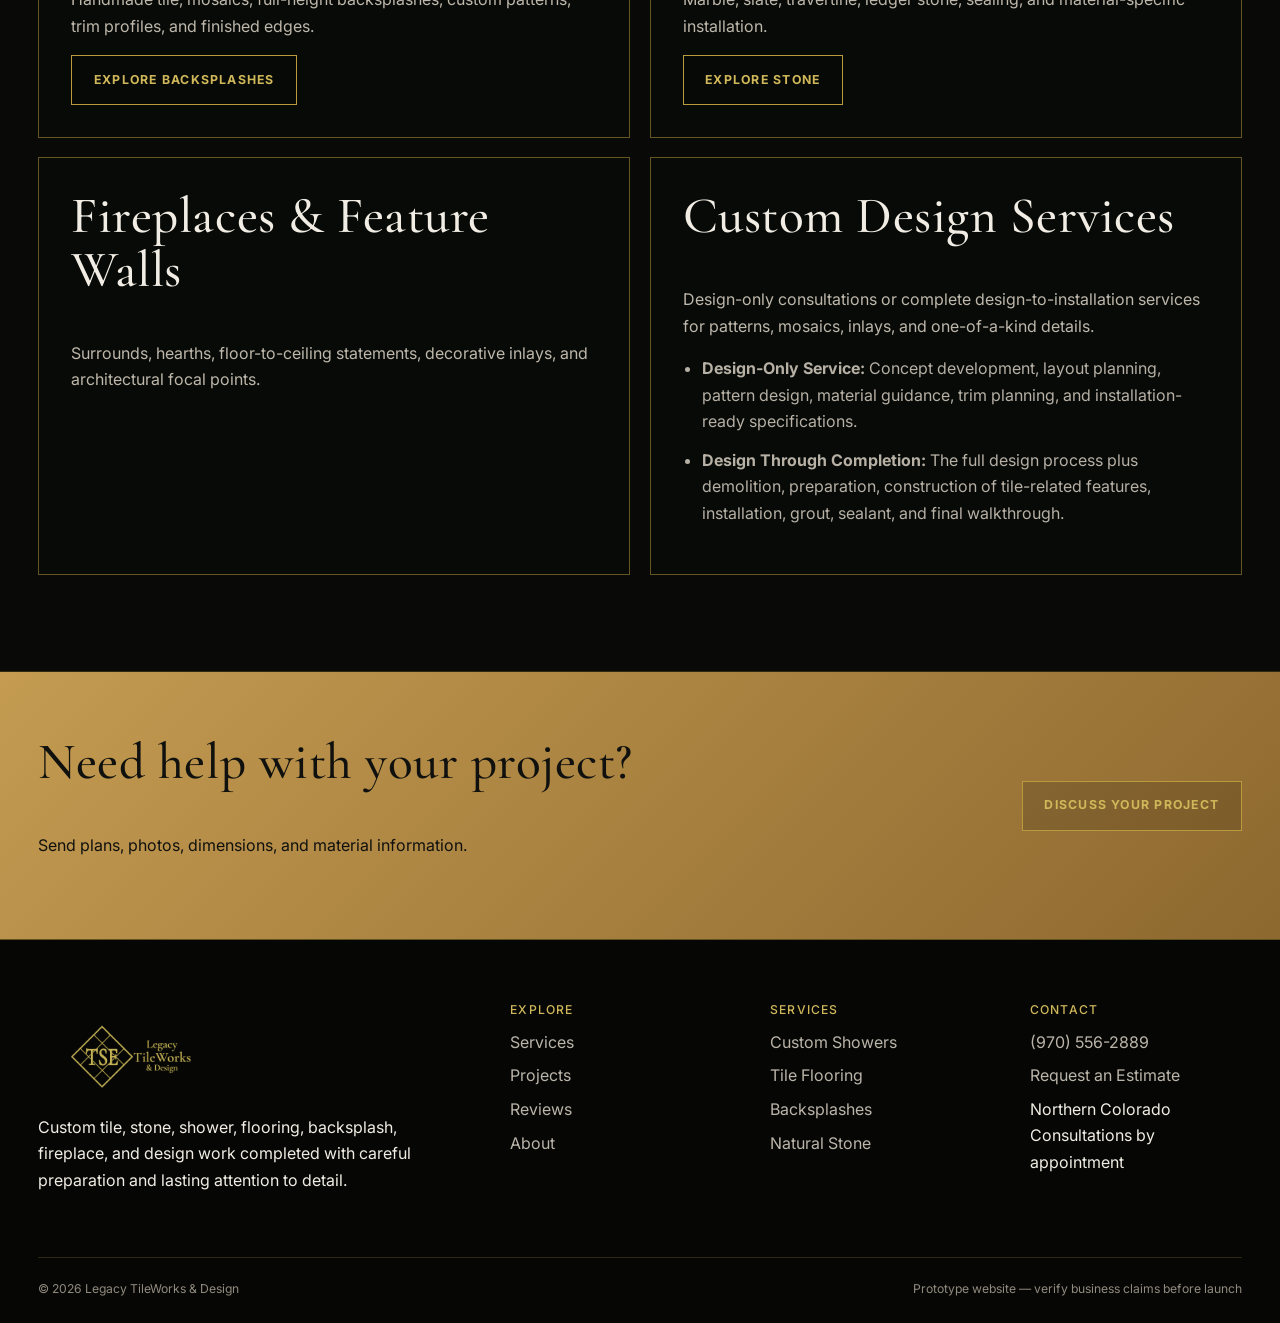
<file: services.html>
<!doctype html>
<html lang="en">
<head>
<meta charset="utf-8">
<meta name="viewport" content="width=device-width,initial-scale=1">
<title>Tile & Stone Services | Legacy TileWorks</title>
<meta name="description" content="Custom showers, flooring, backsplashes, natural stone, fireplaces, and custom tile design.">
<meta name="theme-color" content="#090a08">
<link rel="preconnect" href="https://fonts.googleapis.com">
<link rel="preconnect" href="https://fonts.gstatic.com" crossorigin>
<link href="https://fonts.googleapis.com/css2?family=Cormorant+Garamond:wght@400;500;600&family=Inter:wght@400;500;600;700&display=swap" rel="stylesheet">
<link rel="icon" href="favicon.ico" sizes="any">
<link rel="icon" type="image/png" href="favicon-512.png">
<link rel="apple-touch-icon" href="favicon-512.png">
<link rel="stylesheet" href="css/styles.css">
</head>
<body>

<a class="skip" href="#main">Skip to main content</a>
<div class="utility">
  <div class="container">
    <div class="utility-left">
      <span><i class="dot"></i> Precision.</span>
      <span><i class="dot"></i> Craftsmanship.</span>
      <span><i class="dot"></i> Legacy.</span>
    </div>
    <div class="utility-right">
      <span>Serving Northern Colorado</span>
      <a href="tel:+19705562889">(970) 556-2889</a>
    </div>
  </div>
</div>
<header class="site-header">
  <div class="container navbar">
    <a class="logo-wrap" href="index.html" aria-label="Legacy TileWorks and Design home">
      <img src="assets/images/logo-transparent.png" alt="Legacy TileWorks and Design">
    </a>
    <button class="menu-toggle" type="button" aria-expanded="false" aria-label="Toggle navigation">☰</button>
    <nav class="nav" aria-label="Primary navigation">
      <a href="index.html">Home</a><a href="services.html" aria-current="page">Services</a><a href="projects.html">Projects</a><a href="reviews.html">Reviews</a><a href="about.html">About</a><a href="contact.html">Contact</a>
      <a class="nav-cta" href="contact.html#estimate">Request an Estimate</a>
    </nav>
  </div>
</header>

<main id="main" tabindex="-1">

<section class="page-hero"><div class="container"><div class="breadcrumb"><a href="index.html">Home</a> / Services</div>
  <p class="eyebrow">Services</p>
  <h1>Specialized tile and stone craftsmanship</h1>
  <p>Every installation is planned around material behavior, substrate conditions, waterproofing, room geometry, movement, transitions, and the finished design.</p>
</div></section>
<section class="services-strip"><article class="service-mini">
      <img src="assets/icons/shower.svg" alt="">
      <h3>Custom Showers</h3>
      <p>Precision custom showers built with integrity.</p>
      <a href="service-showers.html">Learn More →</a>
    </article><article class="service-mini">
      <img src="assets/icons/flooring.svg" alt="">
      <h3>Tile Flooring</h3>
      <p>Beautiful, durable floors installed with meticulous preparation.</p>
      <a href="service-flooring.html">Learn More →</a>
    </article><article class="service-mini">
      <img src="assets/icons/backsplash.svg" alt="">
      <h3>Backsplashes</h3>
      <p>Natural stone installation handled with material-specific care.</p>
      <a href="service-backsplashes.html">Learn More →</a>
    </article><article class="service-mini">
      <img src="assets/icons/stone.svg" alt="">
      <h3>Natural Stone</h3>
      <p>Natural stone installation handled with material-specific care.</p>
      <a href="service-stone.html">Learn More →</a>
    </article><article class="service-mini">
      <img src="assets/icons/fireplace.svg" alt="">
      <h3>Fireplaces & Feature Walls</h3>
      <p>Custom surrounds and feature walls designed to draw attention.</p>
      <a href="services.html#features">Learn More →</a>
    </article><article class="service-mini">
      <img src="assets/icons/design.svg" alt="">
      <h3>Custom Designs</h3>
      <p>Design-only consultations or complete design-to-installation services for patterns, mosaics, inlays, and one-of-a-kind details.</p>
      <a href="service-custom-design.html">Learn More →</a>
    </article></section>
<section class="section"><div class="container content-grid">
  <article class="content-card"><h2>Custom Showers</h2><p>Waterproofing, shower pans, niches, benches, curbs, mosaics, large-format walls, and detailed accents.</p><a class="btn btn-outline" href="service-showers.html">Explore Showers</a></article>
  <article class="content-card"><h2>Tile Flooring</h2><p>Porcelain, ceramic, natural stone, large-format tile, heated-floor preparation, transitions, and movement planning.</p><a class="btn btn-outline" href="service-flooring.html">Explore Flooring</a></article>
  <article class="content-card"><h2>Backsplashes</h2><p>Handmade tile, mosaics, full-height backsplashes, custom patterns, trim profiles, and finished edges.</p><a class="btn btn-outline" href="service-backsplashes.html">Explore Backsplashes</a></article>
  <article class="content-card"><h2>Natural Stone</h2><p>Marble, slate, travertine, ledger stone, sealing, and material-specific installation.</p><a class="btn btn-outline" href="service-stone.html">Explore Stone</a></article>
  <article class="content-card" id="features"><h2>Fireplaces &amp; Feature Walls</h2><p>Surrounds, hearths, floor-to-ceiling statements, decorative inlays, and architectural focal points.</p></article>
  <article class="content-card" id="custom">
      <h2>Custom Design Services</h2>
      <p>Design-only consultations or complete design-to-installation services for patterns, mosaics, inlays, and one-of-a-kind details.</p>
      <ul>
        <li><strong>Design-Only Service:</strong> Concept development, layout planning, pattern design, material guidance, trim planning, and installation-ready specifications.</li>
        <li><strong>Design Through Completion:</strong> The full design process plus demolition, preparation, construction of tile-related features, installation, grout, sealant, and final walkthrough.</li>
      </ul>
    </article>
</div></section>
<section class="cta"><div class="container"><div><h2>Need help with your project?</h2><p>Send plans, photos, dimensions, and material information.</p></div><a class="btn btn-outline" href="contact.html#estimate">Discuss Your Project</a></div></section>

</main>

<footer class="footer">
  <div class="container footer-grid">
    <div>
      <img class="footer-logo" src="assets/images/logo-transparent.png" alt="Legacy TileWorks and Design">
      <p>Custom tile, stone, shower, flooring, backsplash, fireplace, and design work completed with careful preparation and lasting attention to detail.</p>
    </div>
    <div>
      <h3>Explore</h3>
      <a href="services.html">Services</a>
      <a href="projects.html">Projects</a>
      <a href="reviews.html">Reviews</a>
      <a href="about.html">About</a>
    </div>
    <div>
      <h3>Services</h3>
      <a href="service-showers.html">Custom Showers</a>
      <a href="service-flooring.html">Tile Flooring</a>
      <a href="service-backsplashes.html">Backsplashes</a>
      <a href="service-stone.html">Natural Stone</a>
    </div>
    <div>
      <h3>Contact</h3>
      <a href="tel:+19705562889">(970) 556-2889</a>
      <a href="contact.html#estimate">Request an Estimate</a>
      <p>Northern Colorado<br>Consultations by appointment</p>
    </div>
  </div>
  <div class="container footer-bottom">
    <span>© <span id="year"></span> Legacy TileWorks &amp; Design</span>
    <span>Prototype website — verify business claims before launch</span>
  </div>
</footer>
<script src="js/main.js"></script>

</body>
</html>
</file>
<file: css/styles.css>
:root {
    --black: #090a08;
    --panel: #10110e;
    --panel-2: #151611;

    --gold: #B99A3C;
    --gold-light: #D0B85A;
    --gold-pale: #E0CD83;

    --text: #f1ede4;
    --muted: #b6b0a5;

    --line: rgba(185, 154, 60, .52);
    --line-soft: rgba(185, 154, 60, .22);

    --max: 1440px;
}

* {
    box-sizing:border-box
}

html {
    scroll-behavior:smooth
}

body {
    margin:0;
    color:var(--text);
    background-color:#090a08;
    background-image:     linear-gradient(rgba(7,8,6,.96),rgba(7,8,6,.96));
    background-repeat:no-repeat;
    background-position:center;
    background-attachment:fixed;
    font-family:Inter,Arial,Helvetica,sans-serif;
    line-height:1.65;
}

img {
    max-width:100%;
    display:block
}

a {
    text-decoration:none;
    color:inherit
}

button,input,select,textarea {
    font:inherit
}

button {
    cursor:pointer
}

.container {
    width:min(var(--max),94vw);
    margin:auto
}

.skip {
    position:absolute;
    left:-9999px
}

.skip:focus {
    left:1rem;
    top:1rem;
    z-index:9999;
    padding:.8rem 1rem;
    background:var(--gold-light);
    color:#111
}

h1,h2,h3,h4 {
    font-family:"Cormorant Garamond",Georgia,serif;
    margin-top:0;
    line-height:1.05;
    font-weight:500
}

h1 {
    font-size:clamp(3.3rem,6vw,6.8rem);
    letter-spacing:.025em
}

h2 {
    font-size:clamp(2.5rem,4vw,4.6rem);
    letter-spacing:.01em
}

h3 {
    font-size:1.65rem
}

p {
    margin-top:0
}

.eyebrow {
    text-transform:uppercase;
    letter-spacing:.2em;
    color:var(--gold-light);
    font-size:.74rem;
    font-weight:700
}

.btn {
    display:inline-flex;
    align-items:center;
    justify-content:center;
    min-height:50px;
    padding:.8rem 1.35rem;
    border:1px solid transparent;
    text-transform:uppercase;
    letter-spacing:.1em;
    font-size:.77rem;
    font-weight:700;
    transition:.2s ease
}

.btn:hover {
    transform:translateY(-2px)
}

.btn-gold {
    background:linear-gradient(135deg,#caa45d,#a87e38);
    color:#111
}

.btn-outline {
    border-color:var(--gold);
    color:var(--gold-light);
    background:rgba(0,0,0,.15)
}

.utility {
    height:40px;
    background:#080906;
    border-bottom:1px solid var(--line);
    font-size:.77rem;
    color:#c5bfb3
}

.utility .container {
    height:100%;
    display:flex;
    align-items:center;
    justify-content:space-between;
    gap:2rem
}

.utility-left,.utility-right {
    display:flex;
    align-items:center;
    gap:2rem
}

.utility span {
    display:inline-flex;
    align-items:center;
    gap:.5rem
}

.dot {
    width:14px;
    height:14px;
    border:1px solid var(--gold);
    transform:rotate(45deg);
    display:inline-block
}

.site-header {
    position:sticky;
    top:0;
    z-index:1000;
    background:rgba(8,9,7,.97);
    border-bottom:1px solid var(--line);
    backdrop-filter:blur(10px)
}

.navbar {
    min-height:118px;
    display:grid;
    grid-template-columns:360px 1fr auto;
    align-items:center;
    gap:2.5rem
}

.logo-wrap {
    display:flex;
    align-items:center;
    min-width:0
}

.logo-wrap img {
    width: 340px;
    height: 100px;
    object-fit: contain;
    object-position: left center;
    transform: scale(1.2);
    transform-origin: left center;
}

.nav {
    display:flex;
    align-items:center;
    justify-content:center;
    gap:2.3rem;
    font-size:.83rem;
    letter-spacing:.05em;
    text-transform:uppercase
}

.nav a {
    padding:.55rem 0;
    border-bottom:2px solid transparent
}

.nav a:hover,.nav a[aria-current="page"] {
    color:var(--gold-light);
    border-color:var(--gold)
}

.nav-cta {
    border:1px solid var(--gold)!important;
    padding:.85rem 1.2rem!important;
    color:var(--gold-light)
}

.menu-toggle {
    display:none;
    background:none;
    border:0;
    color:var(--gold-light);
    font-size:1.9rem
}

.hero {
    position:relative;
    min-height:640px;
    border-bottom:1px solid var(--line);
    overflow:hidden
}

.hero-grid {
    display:grid;
    grid-template-columns:.95fr 1.3fr;
    min-height:640px
}

.hero-copy {
    display:flex;
    flex-direction:column;
    justify-content:center;
    padding:4.5rem 3rem 4.5rem 1.8rem;
    position:relative;
    z-index:2
}

.hero-title {
    margin-bottom:1.6rem
}

.hero-title .gold-line {
    color:var(--gold-light);
    display:block
}

.hero-rule {
    display:flex;
    align-items:center;
    gap:1rem;
    margin:1.2rem 0 1.4rem
}

.hero-rule:before,.hero-rule:after {
    content:"";
    height:1px;
    background:var(--gold);
    width:150px
}

.hero-rule span {
    width:10px;
    height:10px;
    border:1px solid var(--gold);
    transform:rotate(45deg)
}

.hero-copy p {
    max-width:600px;
    color:#d4cec3;
    font-size:1rem
}

.hero-actions {
    display:flex;
    gap:1rem;
    flex-wrap:wrap;
    margin-top:1rem
}

.hero-image {
    position:relative;
    overflow:hidden;
    clip-path:polygon(22% 0,100% 0,100% 100%,22% 100%,0 50%)
}

.hero-image:before {
    content:"";
    position:absolute;
    inset:0;
    border:1px solid var(--gold);
    z-index:2;
    pointer-events:none
}

.hero-image img {
    width:100%;
    height:100%;
    object-fit:cover;
    filter:saturate(.78) contrast(1.06) brightness(.82)
}

.services-strip {
    display:grid;
    grid-template-columns:repeat(6,1fr);
    border-bottom:1px solid var(--line);
    border-left:1px solid var(--line)
}

.service-mini {
    min-height:260px;
    padding:1.7rem 1.4rem;
    border-right:1px solid var(--line);
    display:flex;
    flex-direction:column;
    align-items:center;
    text-align:center;
    background:rgba(9,10,8,.68)
}

.service-mini img {
    width:60px;
    height:60px;
    margin-bottom:1rem
}

.service-mini h3 {
    font-size:1.35rem;
    margin-bottom:.7rem;
    text-transform:uppercase;
    letter-spacing:.03em
}

.service-mini p {
    color:#c7c1b6;
    font-size:.88rem;
    flex:1
}

.service-mini a {
    color:var(--gold-light);
    font-size:.76rem;
    text-transform:uppercase;
    letter-spacing:.09em
}

.why {
    border-bottom:1px solid var(--line);
    background:rgba(9,10,8,.66)
}

.why-grid {
    display:grid;
    grid-template-columns:1.4fr repeat(5,1fr);
    border-left:1px solid var(--line)
}

.why-title,.why-item {
    padding:2.2rem 1.5rem;
    border-right:1px solid var(--line)
}

.why-title h2 {
    font-size:2.4rem;
    margin:0
}

.why-title h2 span {
    color:var(--gold-light)
}

.why-item {
    display:grid;
    grid-template-columns:48px 1fr;
    gap:.8rem
}

.why-item img {
    width:44px
}

.why-item h4 {
    font-family:Inter,Arial,sans-serif;
    text-transform:uppercase;
    letter-spacing:.08em;
    font-size:.78rem;
    margin:.2rem 0 .5rem
}

.why-item p {
    color:#bdb6aa;
    font-size:.79rem;
    margin:0
}

.section {
    padding:6rem 0;
    border-bottom:1px solid var(--line-soft)
}

.section-heading {
    display:grid;
    grid-template-columns:1.2fr .8fr;
    gap:4rem;
    align-items:end;
    margin-bottom:3rem
}

.section-heading p:last-child {
    color:var(--muted)
}

.project-grid {
    display:grid;
    grid-template-columns:repeat(3,1fr);
    gap:1.2rem
}

.project-card {
    position:relative;
    min-height:430px;
    border:1px solid var(--line);
    overflow:hidden
}

.project-card img {
    width:100%;
    height:100%;
    object-fit:cover;
    filter:saturate(.74) brightness(.78);
    transition:transform .4s ease
}

.project-card:hover img {
    transform:scale(1.03)
}

.project-card .overlay {
    position:absolute;
    inset:auto 0 0;
    padding:1.5rem;
    background:linear-gradient(transparent,rgba(4,5,4,.96));
    z-index:2
}

.project-card .overlay p {
    margin:0;
    color:#c6c0b4;
    font-size:.83rem
}

.about-grid {
    display:grid;
    grid-template-columns:1fr 1fr;
    gap:4rem;
    align-items:center
}

.about-image {
    border:1px solid var(--line);
    padding:1rem;
    background:rgba(0,0,0,.28)
}

.about-copy p {
    color:#c6c0b4
}

.testimonials {
    display:grid;
    grid-template-columns:repeat(3,1fr);
    gap:1.2rem
}

.testimonial {
    border:1px solid var(--line);
    padding:1.8rem;
    background:rgba(9,10,8,.68)
}

.stars {
    color:var(--gold-light);
    letter-spacing:.15em
}

.testimonial blockquote {
    font-family:"Cormorant Garamond",Georgia,serif;
    font-size:1.35rem;
    margin:1rem 0
}

.faq {
    max-width:920px
}

.faq-item {
    border-bottom:1px solid var(--line-soft)
}

.faq-q {
    width:100%;
    border:0;
    background:none;
    color:var(--text);
    display:flex;
    justify-content:space-between;
    gap:1rem;
    padding:1.3rem 0;
    text-align:left;
    font-family:"Cormorant Garamond",Georgia,serif;
    font-size:1.45rem
}

.faq-q span:last-child {
    color:var(--gold-light)
}

.faq-a {
    display:none;
    padding:0 0 1.3rem;
    color:#bbb4a9
}

.faq-item.open .faq-a {
    display:block
}

.page-hero {
    padding:6rem 0 5rem;
    border-bottom:1px solid var(--line);
    background:linear-gradient(90deg,rgba(8,9,7,.97),rgba(8,9,7,.88))
}

.breadcrumb {
    font-size:.72rem;
    text-transform:uppercase;
    letter-spacing:.1em;
    color:#978f82;
    margin-bottom:1.4rem
}

.breadcrumb a {
    color:var(--gold-light)
}

.content-grid {
    display:grid;
    grid-template-columns:repeat(2,1fr);
    gap:1.2rem
}

.content-card {
    border:1px solid var(--line);
    padding:2rem;
    background:rgba(9,10,8,.72)
}

.content-card p {
    color:#beb7ab
}

.gallery-filters {
    display:flex;
    gap:.7rem;
    flex-wrap:wrap;
    margin-bottom:2rem
}

.filter-btn {
    border:1px solid var(--line);
    background:#0d0e0b;
    color:var(--text);
    padding:.7rem 1rem
}

.filter-btn.active {
    background:var(--gold);
    color:#111
}

.contact-grid {
    display:grid;
    grid-template-columns:.8fr 1.2fr;
    gap:3rem
}

.contact-card {
    border:1px solid var(--line);
    padding:2rem;
    background:rgba(9,10,8,.72)
}

.contact-card .phone {
    font-family:"Cormorant Garamond",Georgia,serif;
    font-size:2rem;
    color:var(--gold-light)
}

.form-grid {
    display:grid;
    grid-template-columns:1fr 1fr;
    gap:1rem
}

.full {
    grid-column:1/-1
}

label {
    display:block;
    font-size:.74rem;
    text-transform:uppercase;
    letter-spacing:.08em;
    color:#d4cec2
}

input,select,textarea {
    width:100%;
    padding:.9rem;
    margin-top:.4rem;
    border:1px solid var(--line);
    background:#0b0c09;
    color:var(--text)
}

input:focus,select:focus,textarea:focus {
    outline:2px solid rgba(208,173,101,.3);
    border-color:var(--gold-light)
}

.form-status {
    min-height:1.4rem;
    color:#c9c2b5
}

.cta {
    padding:4rem 0;
    background:linear-gradient(135deg,#c49b51,#8d682f);
    color:#10110e
}

.cta .container {
    display:flex;
    align-items:center;
    justify-content:space-between;
    gap:2rem
}

.footer {
    padding:4rem 0 1.5rem;
    background:#060705;
    border-top:1px solid var(--line)
}

.footer-grid {
    display:grid;
    grid-template-columns:2fr 1fr 1fr 1fr;
    gap:3rem
}

.footer-logo {
    width:360px;
    height:110px;
    object-fit:contain;
    object-position:left
}

.footer h3 {
    font-family:Inter,Arial,sans-serif;
    color:var(--gold-light);
    font-size:.76rem;
    text-transform:uppercase;
    letter-spacing:.1em
}

.footer a {
    display:block;
    margin:.45rem 0;
    color:#bbb4a9
}

.footer-bottom {
    display:flex;
    justify-content:space-between;
    border-top:1px solid var(--line-soft);
    margin-top:3rem;
    padding-top:1.3rem;
    font-size:.76rem;
    color:#918a7f
}

@media(max-width:1100px) {
    .navbar {
        grid-template-columns:300px 1fr auto
    }
    .logo-wrap img {
        width:285px
    }
    .nav {
        gap:1.2rem
    }
    .services-strip {
        grid-template-columns:repeat(3,1fr)
    }
    .why-grid {
        grid-template-columns:1fr repeat(2,1fr)
    }
    .why-title {
        grid-column:1/-1
    }
}

@media(max-width:900px) {
    .menu-toggle {
        display:block
    }
    .nav {
        display:none;
        position:absolute;
        top:118px;
        left:0;
        right:0;
        background:#080906;
        flex-direction:column;
        align-items:stretch;
        padding:1.5rem 3vw;
        border-bottom:1px solid var(--line)
    }
    .nav.open {
        display:flex
    }
    .navbar {
        grid-template-columns:1fr auto
    }
    .hero-grid {
        grid-template-columns:1fr
    }
    .hero-image {
        min-height:430px;
        clip-path:none
    }
    .hero-copy {
        padding-left:3vw
    }
    .section-heading,.about-grid,.contact-grid {
        grid-template-columns:1fr
    }
    .project-grid,.testimonials {
        grid-template-columns:repeat(2,1fr)
    }
    .footer-grid {
        grid-template-columns:repeat(2,1fr)
    }
}

@media(max-width:650px) {
    .utility-left {
        display:none
    }
    .utility .container {
        justify-content:flex-end
    }
    .logo-wrap img {
        width:250px;
        height:86px
    }
    .navbar {
        min-height:95px
    }
    .nav {
        top:95px
    }
    .services-strip,.why-grid,.project-grid,.testimonials,.content-grid {
        grid-template-columns:1fr
    }
    .service-mini {
        min-height:220px
    }
    .why-title {
        grid-column:auto
    }
    .section {
        padding:4.5rem 0
    }
    .form-grid {
        grid-template-columns:1fr
    }
    .full {
        grid-column:auto
    }
    .cta .container,.footer-bottom {
        align-items:flex-start;
        flex-direction:column
    }
    .footer-grid {
        grid-template-columns:1fr
    }
}

@media(prefers-reduced-motion:reduce) {
    html {
        scroll-behavior:auto
    }
    * {
        transition:none!important
    }
}

/* Real portfolio presentation */
.portfolio-showcase {
    display:grid;
    grid-template-columns:1.05fr 1fr 1fr;
    grid-template-rows:320px 320px;
    gap:1rem;
}

.portfolio-tile {
    position:relative;
    overflow:hidden;
    border:1px solid var(--line);
    min-height:0;
}

.portfolio-tile img {
    width:100%;
    height:100%;
    object-fit:cover;
    transition:transform .45s ease;
}

.portfolio-tile:hover img {
    transform:scale(1.025)
}

.portfolio-tile.portfolio-tall {
    grid-row:1 / span 2
}

.portfolio-tile.portfolio-wide {
    grid-column:2 / span 2
}

.portfolio-tile .overlay {
    position:absolute;
    inset:auto 0 0;
    padding:1.4rem;
    background:linear-gradient(transparent,rgba(4,5,4,.95));
}

.portfolio-tile .overlay span {
    color:var(--gold-light);
    font-size:.7rem;
    text-transform:uppercase;
    letter-spacing:.12em;
}

.portfolio-tile .overlay h3 {
    margin:.25rem 0 0
}

.masonry-gallery {
    columns:3 330px;
    column-gap:1rem;
}

.masonry-item {
    break-inside:avoid;
    margin:0 0 1rem;
    border:1px solid var(--line);
    background:rgba(9,10,8,.72);
}

.gallery-open {
    width:100%;
    padding:0;
    border:0;
    background:none;
    color:inherit;
    text-align:left;
}

.gallery-open img {
    width:100%;
    height:auto;
    display:block;
}

.gallery-caption {
    display:block;
    padding:1.1rem 1.2rem 1.25rem;
}

.gallery-caption small {
    display:block;
    color:var(--gold-light);
    text-transform:uppercase;
    letter-spacing:.12em;
    font-size:.66rem;
    margin-bottom:.3rem;
}

.gallery-caption strong {
    display:block;
    font-family:"Cormorant Garamond",Georgia,serif;
    font-size:1.5rem;
    font-weight:500;
}

.gallery-caption em {
    display:block;
    margin-top:.35rem;
    color:var(--muted);
    font-style:normal;
    font-size:.82rem;
}

.lightbox {
    position:fixed;
    inset:0;
    z-index:5000;
    background:rgba(0,0,0,.94);
    display:grid;
    place-items:center;
    padding:3rem;
}

.lightbox[hidden] {
    display:none
}

.lightbox img {
    max-width:min(1400px,92vw);
    max-height:82vh;
    object-fit:contain;
}

.lightbox p {
    color:var(--gold-light);
    font-family:"Cormorant Garamond",Georgia,serif;
    font-size:1.5rem;
    margin:.8rem 0 0;
}

.lightbox-close {
    position:absolute;
    top:1rem;
    right:1.25rem;
    border:0;
    background:none;
    color:white;
    font-size:3rem;
    line-height:1;
}

@media(max-width:900px) {
    .portfolio-showcase {
        grid-template-columns:1fr 1fr;
        grid-template-rows:320px 320px 320px;
    }
    .portfolio-tile.portfolio-tall {
        grid-row:1 / span 2
    }
    .portfolio-tile.portfolio-wide {
        grid-column:1 / span 2
    }
}

@media(max-width:650px) {
    .portfolio-showcase {
        display:grid;
        grid-template-columns:1fr;
        grid-template-rows:none;
    }
    .portfolio-tile,   .portfolio-tile.portfolio-tall,   .portfolio-tile.portfolio-wide {
        grid-column:auto;
        grid-row:auto;
        min-height:340px;
    }
    .masonry-gallery {
        columns:1
    }
    .lightbox {
        padding:1rem
    }
}

.process-detail-grid {
    display:grid;
    grid-template-columns:repeat(5,1fr);
    gap:1px;
    border:1px solid var(--line);
    background:var(--line);
}

.process-detail-card {
    background:rgba(9,10,8,.94);
    padding:1.6rem 1.35rem;
}

.process-detail-card span {
    display:block;
    color:var(--gold-light);
    font-size:.72rem;
    font-weight:700;
    letter-spacing:.15em;
    margin-bottom:1rem;
}

.process-detail-card h3 {
    font-size:1.4rem;
    margin-bottom:.75rem;
}

.process-detail-card p {
    color:var(--muted);
    font-size:.86rem;
    margin-bottom:0;
}

.content-card ul {
    padding-left:1.2rem;
    color:var(--muted);
}

.content-card li+li {
    margin-top:.8rem
}

@media(max-width:1100px) {
    .process-detail-grid {
        grid-template-columns:repeat(2,1fr)
    }
}

@media(max-width:650px) {
    .process-detail-grid {
        grid-template-columns:1fr
    }
}
</file>
